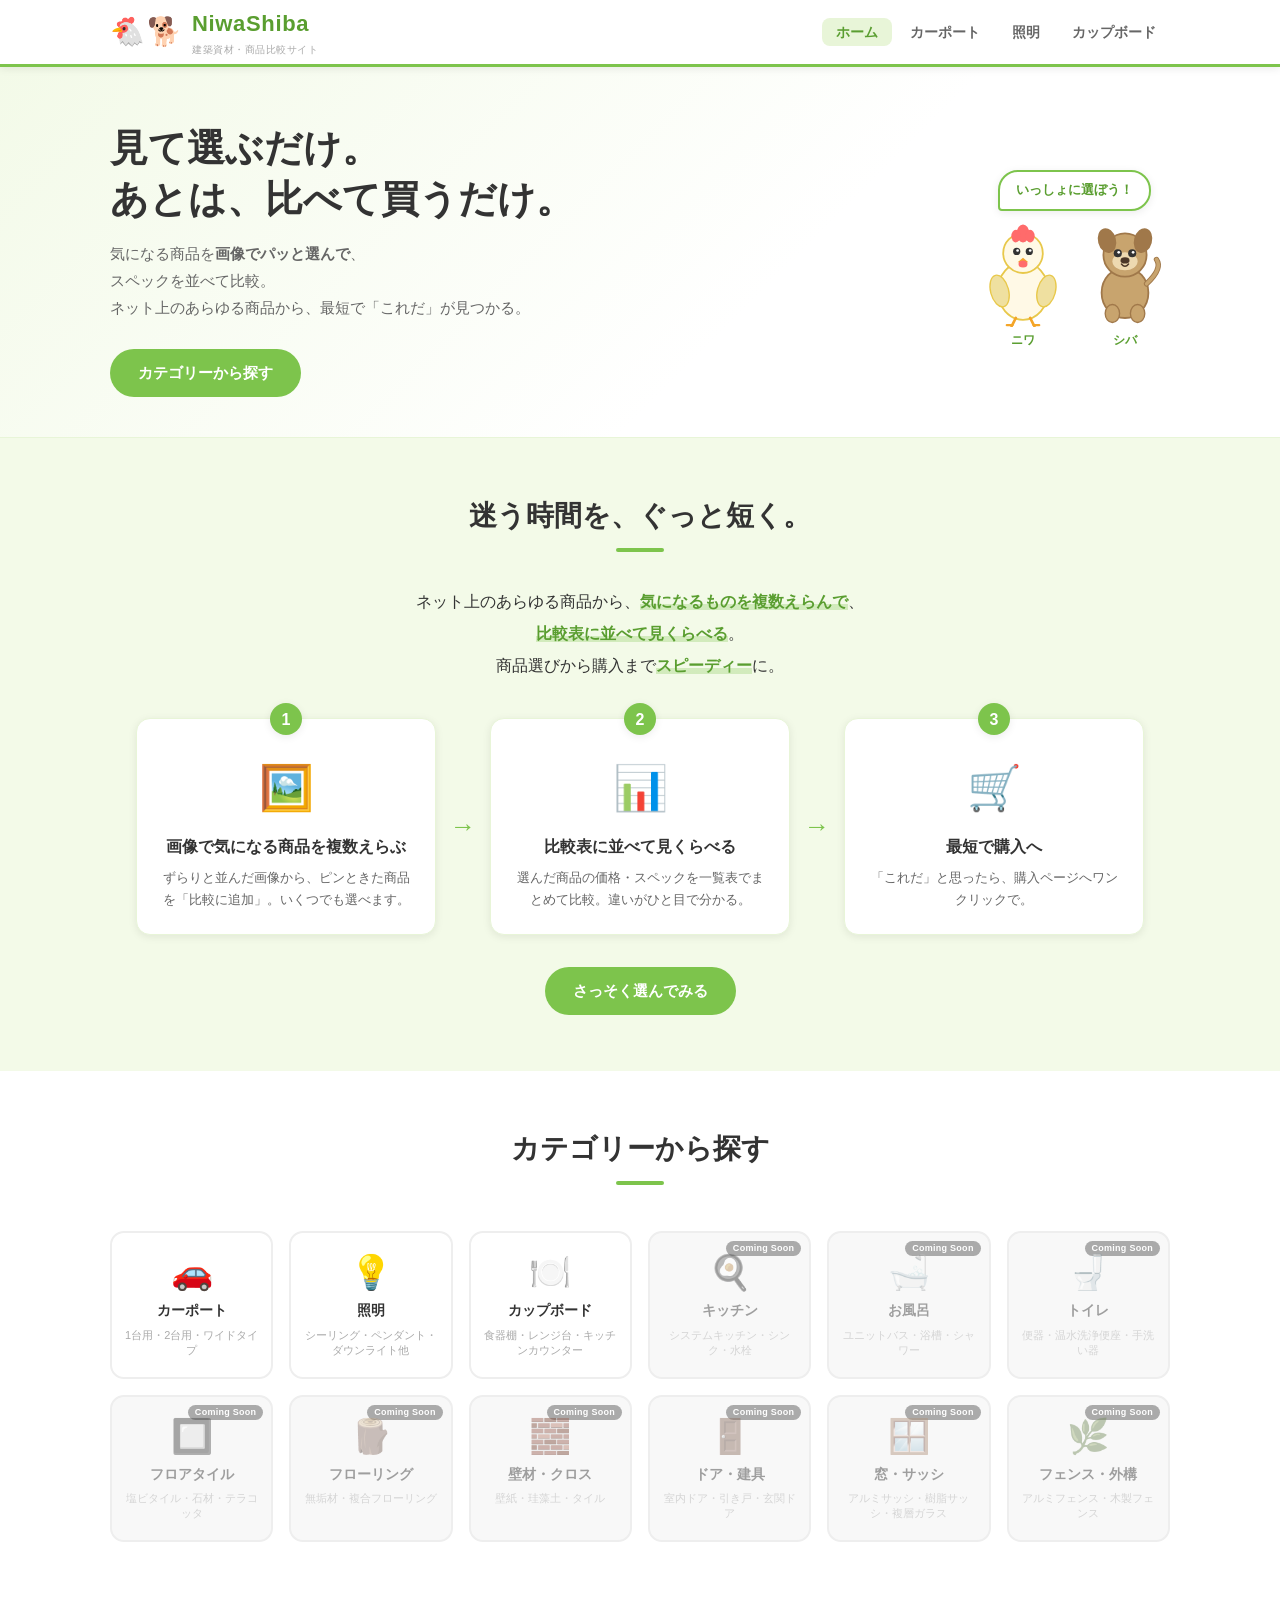
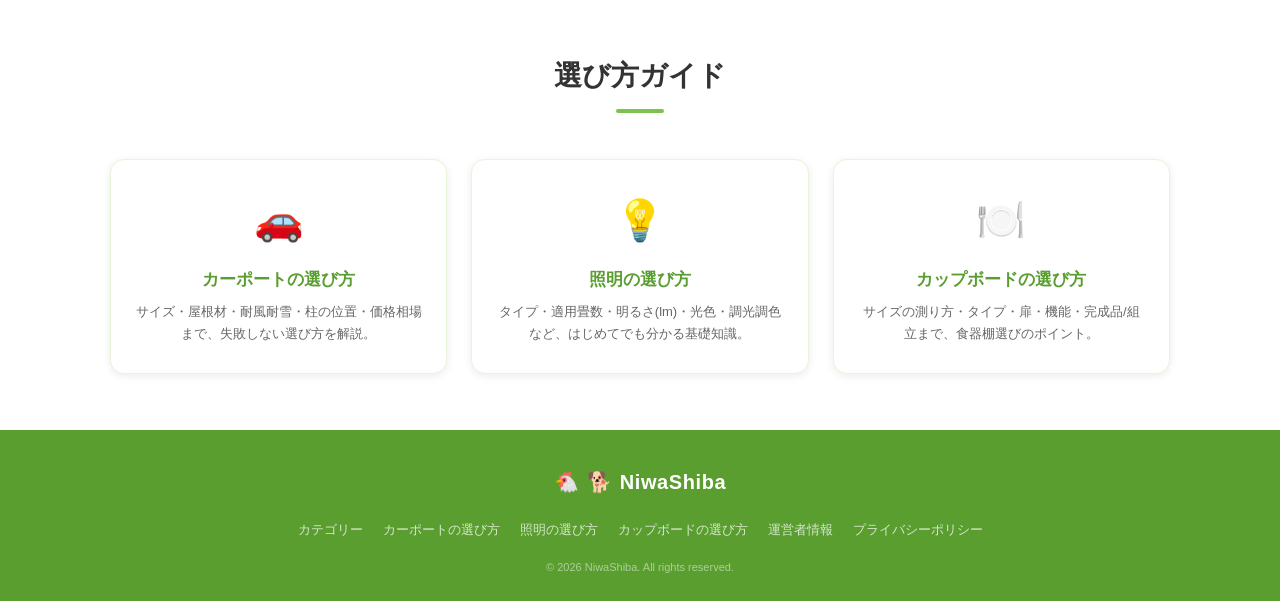
<file: index.html>
<!DOCTYPE html>
<html lang="ja">
<head>
  <meta charset="UTF-8">
  <meta name="viewport" content="width=device-width, initial-scale=1.0">
  <title>NiwaShiba｜建築資材・住宅設備を画像で選んで比較できるサイト</title>
  <meta name="description" content="NiwaShiba（ニワシバ）は、カーポートや照明などの建築資材・住宅設備を画像で直感的に選び、価格やスペックを並べて比較できる商品比較サイト。気になる商品をパッと選んで、最短で購入へ。">
  <link rel="canonical" href="https://sakko1.github.io/niwashiba/">
  <meta property="og:title" content="NiwaShiba｜建築資材・住宅設備を画像で選んで比較">
  <meta property="og:description" content="カーポートや照明を画像で直感的に選び、価格・スペックを並べて比較。最短で「これだ」が見つかる商品比較サイト。">
  <meta property="og:type" content="website">
  <meta property="og:site_name" content="NiwaShiba">
  <meta property="og:url" content="https://sakko1.github.io/niwashiba/">
  <meta name="twitter:card" content="summary">
  <link rel="stylesheet" href="css/style.css">
  <script type="application/ld+json">
  {
    "@context": "https://schema.org",
    "@graph": [
      { "@type": "Organization", "name": "NiwaShiba", "url": "https://sakko1.github.io/niwashiba/" },
      { "@type": "WebSite", "name": "NiwaShiba", "url": "https://sakko1.github.io/niwashiba/",
        "description": "建築資材・住宅設備を画像で選んで比較できる商品比較サイト" }
    ]
  }
  </script>
</head>
<body>

  <!-- ヘッダー -->
  <header class="header">
    <div class="header-inner container">
      <div class="logo">
        <div class="logo-characters">
          <span class="char-chicken" title="ニワトリ">🐔</span>
          <span class="char-dog" title="芝犬">🐕</span>
        </div>
        <div class="logo-text">
          <span class="logo-name">NiwaShiba</span>
          <span class="logo-tagline">建築資材・商品比較サイト</span>
        </div>
      </div>
      <nav class="nav-desktop">
        <ul>
          <li><a href="index.html" class="active">ホーム</a></li>
          <li><a href="category/carport.html">カーポート</a></li>
          <li><a href="category/lighting.html">照明</a></li>
          <li><a href="category/cupboard.html">カップボード</a></li>
        </ul>
      </nav>
      <button class="hamburger" id="hamburgerBtn" aria-label="メニュー">
        <span></span><span></span><span></span>
      </button>
    </div>
    <!-- スマホ用ナビ -->
    <nav class="nav-mobile" id="mobileNav">
      <ul>
        <li><a href="index.html" class="active">ホーム</a></li>
        <li><a href="category/carport.html">カーポート</a></li>
        <li><a href="category/lighting.html">照明</a></li>
        <li><a href="category/cupboard.html">カップボード</a></li>
      </ul>
    </nav>
  </header>

  <!-- ヒーローセクション -->
  <section class="hero">
    <div class="container hero-inner">
      <div class="hero-text">
        <h1>見て選ぶだけ。<br>あとは、比べて買うだけ。</h1>
        <p>気になる商品を<strong>画像でパッと選んで</strong>、<br>スペックを並べて比較。<br>ネット上のあらゆる商品から、最短で「これだ」が見つかる。</p>
        <a href="#categories" class="btn btn-primary">カテゴリーから探す</a>
      </div>
      <div class="hero-mascot">
        <div class="mascot-bubble">いっしょに選ぼう！</div>
        <div class="mascot-pair">
          <div class="mascot mascot-chicken">
            <svg viewBox="0 0 100 120" xmlns="http://www.w3.org/2000/svg" width="90" height="108">
              <!-- 体 -->
              <ellipse cx="50" cy="80" rx="28" ry="32" fill="#FFF9E6" stroke="#E8C84A" stroke-width="2"/>
              <!-- 頭 -->
              <circle cx="50" cy="38" r="22" fill="#FFF9E6" stroke="#E8C84A" stroke-width="2"/>
              <!-- トサカ -->
              <ellipse cx="50" cy="16" rx="7" ry="10" fill="#FF6B6B"/>
              <ellipse cx="42" cy="19" rx="5" ry="7" fill="#FF6B6B"/>
              <ellipse cx="58" cy="19" rx="5" ry="7" fill="#FF6B6B"/>
              <!-- 目 -->
              <circle cx="43" cy="36" r="4" fill="#333"/>
              <circle cx="57" cy="36" r="4" fill="#333"/>
              <circle cx="44" cy="35" r="1.5" fill="white"/>
              <circle cx="58" cy="35" r="1.5" fill="white"/>
              <!-- くちばし -->
              <polygon points="50,43 44,48 56,48" fill="#F4A528"/>
              <!-- にく垂れ -->
              <ellipse cx="50" cy="50" rx="5" ry="4" fill="#FF6B6B"/>
              <!-- 翼 -->
              <ellipse cx="24" cy="80" rx="10" ry="18" fill="#EFE0A0" stroke="#E8C84A" stroke-width="1.5" transform="rotate(-15 24 80)"/>
              <ellipse cx="76" cy="80" rx="10" ry="18" fill="#EFE0A0" stroke="#E8C84A" stroke-width="1.5" transform="rotate(15 76 80)"/>
              <!-- 足 -->
              <line x1="42" y1="110" x2="38" y2="118" stroke="#F4A528" stroke-width="3" stroke-linecap="round"/>
              <line x1="38" y1="118" x2="32" y2="118" stroke="#F4A528" stroke-width="2.5" stroke-linecap="round"/>
              <line x1="38" y1="118" x2="36" y2="122" stroke="#F4A528" stroke-width="2.5" stroke-linecap="round"/>
              <line x1="58" y1="110" x2="62" y2="118" stroke="#F4A528" stroke-width="3" stroke-linecap="round"/>
              <line x1="62" y1="118" x2="68" y2="118" stroke="#F4A528" stroke-width="2.5" stroke-linecap="round"/>
              <line x1="62" y1="118" x2="64" y2="122" stroke="#F4A528" stroke-width="2.5" stroke-linecap="round"/>
            </svg>
            <p class="mascot-name">ニワ</p>
          </div>
          <div class="mascot mascot-dog">
            <svg viewBox="0 0 100 120" xmlns="http://www.w3.org/2000/svg" width="90" height="108">
              <!-- 体 -->
              <ellipse cx="50" cy="82" rx="26" ry="28" fill="#C8A46E" stroke="#A0784A" stroke-width="2"/>
              <!-- 頭 -->
              <circle cx="50" cy="40" r="24" fill="#C8A46E" stroke="#A0784A" stroke-width="2"/>
              <!-- 耳 -->
              <ellipse cx="30" cy="24" rx="10" ry="14" fill="#A0784A" transform="rotate(-15 30 24)"/>
              <ellipse cx="70" cy="24" rx="10" ry="14" fill="#A0784A" transform="rotate(15 70 24)"/>
              <!-- 顔の模様（柴犬らしい） -->
              <ellipse cx="50" cy="47" rx="14" ry="10" fill="#EDD9B0"/>
              <!-- 目 -->
              <circle cx="42" cy="38" r="4.5" fill="#333"/>
              <circle cx="58" cy="38" r="4.5" fill="#333"/>
              <circle cx="43" cy="37" r="1.5" fill="white"/>
              <circle cx="59" cy="37" r="1.5" fill="white"/>
              <!-- 鼻 -->
              <ellipse cx="50" cy="46" rx="5" ry="3.5" fill="#4A3728"/>
              <!-- 口 -->
              <path d="M46,50 Q50,55 54,50" stroke="#4A3728" stroke-width="1.5" fill="none" stroke-linecap="round"/>
              <!-- 前足 -->
              <ellipse cx="36" cy="105" rx="8" ry="10" fill="#C8A46E" stroke="#A0784A" stroke-width="1.5"/>
              <ellipse cx="64" cy="105" rx="8" ry="10" fill="#C8A46E" stroke="#A0784A" stroke-width="1.5"/>
              <!-- しっぽ -->
              <path d="M74,72 Q92,55 85,45" stroke="#A0784A" stroke-width="6" fill="none" stroke-linecap="round"/>
              <path d="M74,72 Q92,55 85,45" stroke="#C8A46E" stroke-width="4" fill="none" stroke-linecap="round"/>
            </svg>
            <p class="mascot-name">シバ</p>
          </div>
        </div>
      </div>
    </div>
  </section>

  <!-- 価値訴求：選び方3ステップ（複数選んで比較表へ） -->
  <section class="howto section section--green">
    <div class="container">
      <h2 class="section-title">迷う時間を、ぐっと短く。</h2>
      <p class="howto-lead">
        ネット上のあらゆる商品から、<strong>気になるものを複数えらんで</strong>、<br>
        <strong>比較表に並べて見くらべる</strong>。<br>
        商品選びから購入まで<strong>スピーディー</strong>に。
      </p>

      <div class="howto-steps">
        <div class="howto-step">
          <span class="howto-num">1</span>
          <div class="howto-icon">🖼️</div>
          <h3>画像で気になる商品を複数えらぶ</h3>
          <p>ずらりと並んだ画像から、ピンときた商品を「比較に追加」。いくつでも選べます。</p>
        </div>
        <div class="howto-arrow">→</div>
        <div class="howto-step">
          <span class="howto-num">2</span>
          <div class="howto-icon">📊</div>
          <h3>比較表に並べて見くらべる</h3>
          <p>選んだ商品の価格・スペックを一覧表でまとめて比較。違いがひと目で分かる。</p>
        </div>
        <div class="howto-arrow">→</div>
        <div class="howto-step">
          <span class="howto-num">3</span>
          <div class="howto-icon">🛒</div>
          <h3>最短で購入へ</h3>
          <p>「これだ」と思ったら、購入ページへワンクリックで。</p>
        </div>
      </div>

      <div class="howto-cta">
        <a href="#categories" class="btn btn-primary">さっそく選んでみる</a>
      </div>
    </div>
  </section>

  <!-- カテゴリーセクション -->
  <section class="categories section" id="categories">
    <div class="container">
      <h2 class="section-title">カテゴリーから探す</h2>
      <div class="category-grid">

        <!-- 公開中（先頭に配置） -->
        <a href="category/carport.html" class="category-card">
          <div class="category-icon">🚗</div>
          <div class="category-name">カーポート</div>
          <div class="category-desc">1台用・2台用・ワイドタイプ</div>
        </a>

        <a href="category/lighting.html" class="category-card">
          <div class="category-icon">💡</div>
          <div class="category-name">照明</div>
          <div class="category-desc">シーリング・ペンダント・ダウンライト他</div>
        </a>

        <a href="category/cupboard.html" class="category-card">
          <div class="category-icon">🍽️</div>
          <div class="category-name">カップボード</div>
          <div class="category-desc">食器棚・レンジ台・キッチンカウンター</div>
        </a>

        <!-- 準備中（以下は選択不可） -->
        <div class="category-card category-card--soon" aria-disabled="true">
          <span class="soon-badge">Coming Soon</span>
          <div class="category-icon">🍳</div>
          <div class="category-name">キッチン</div>
          <div class="category-desc">システムキッチン・シンク・水栓</div>
        </div>

        <div class="category-card category-card--soon" aria-disabled="true">
          <span class="soon-badge">Coming Soon</span>
          <div class="category-icon">🛁</div>
          <div class="category-name">お風呂</div>
          <div class="category-desc">ユニットバス・浴槽・シャワー</div>
        </div>

        <div class="category-card category-card--soon" aria-disabled="true">
          <span class="soon-badge">Coming Soon</span>
          <div class="category-icon">🚽</div>
          <div class="category-name">トイレ</div>
          <div class="category-desc">便器・温水洗浄便座・手洗い器</div>
        </div>

        <div class="category-card category-card--soon" aria-disabled="true">
          <span class="soon-badge">Coming Soon</span>
          <div class="category-icon">🔲</div>
          <div class="category-name">フロアタイル</div>
          <div class="category-desc">塩ビタイル・石材・テラコッタ</div>
        </div>

        <div class="category-card category-card--soon" aria-disabled="true">
          <span class="soon-badge">Coming Soon</span>
          <div class="category-icon">🪵</div>
          <div class="category-name">フローリング</div>
          <div class="category-desc">無垢材・複合フローリング</div>
        </div>

        <div class="category-card category-card--soon" aria-disabled="true">
          <span class="soon-badge">Coming Soon</span>
          <div class="category-icon">🧱</div>
          <div class="category-name">壁材・クロス</div>
          <div class="category-desc">壁紙・珪藻土・タイル</div>
        </div>

        <div class="category-card category-card--soon" aria-disabled="true">
          <span class="soon-badge">Coming Soon</span>
          <div class="category-icon">🚪</div>
          <div class="category-name">ドア・建具</div>
          <div class="category-desc">室内ドア・引き戸・玄関ドア</div>
        </div>

        <div class="category-card category-card--soon" aria-disabled="true">
          <span class="soon-badge">Coming Soon</span>
          <div class="category-icon">🪟</div>
          <div class="category-name">窓・サッシ</div>
          <div class="category-desc">アルミサッシ・樹脂サッシ・複層ガラス</div>
        </div>

        <div class="category-card category-card--soon" aria-disabled="true">
          <span class="soon-badge">Coming Soon</span>
          <div class="category-icon">🌿</div>
          <div class="category-name">フェンス・外構</div>
          <div class="category-desc">アルミフェンス・木製フェンス</div>
        </div>

      </div>
    </div>
  </section>

  <!-- 選び方ガイド -->
  <section class="section">
    <div class="container">
      <h2 class="section-title">選び方ガイド</h2>
      <div class="features-grid">
        <a class="feature-item" href="guide-carport.html">
          <div class="feature-icon">🚗</div>
          <h3>カーポートの選び方</h3>
          <p>サイズ・屋根材・耐風耐雪・柱の位置・価格相場まで、失敗しない選び方を解説。</p>
        </a>
        <a class="feature-item" href="guide-lighting.html">
          <div class="feature-icon">💡</div>
          <h3>照明の選び方</h3>
          <p>タイプ・適用畳数・明るさ(lm)・光色・調光調色など、はじめてでも分かる基礎知識。</p>
        </a>
        <a class="feature-item" href="guide-cupboard.html">
          <div class="feature-icon">🍽️</div>
          <h3>カップボードの選び方</h3>
          <p>サイズの測り方・タイプ・扉・機能・完成品/組立まで、食器棚選びのポイント。</p>
        </a>
      </div>
    </div>
  </section>

  <!-- フッター -->
  <footer class="footer">
    <div class="container footer-inner">
      <div class="footer-logo">
        <span class="char-chicken">🐔</span>
        <span class="char-dog">🐕</span>
        <span class="logo-name">NiwaShiba</span>
      </div>
      <nav class="footer-nav">
        <ul>
          <li><a href="#categories">カテゴリー</a></li>
          <li><a href="guide-carport.html">カーポートの選び方</a></li>
          <li><a href="guide-lighting.html">照明の選び方</a></li>
        <li><a href="guide-cupboard.html">カップボードの選び方</a></li>
          <li><a href="about.html">運営者情報</a></li>
          <li><a href="privacy.html">プライバシーポリシー</a></li>
        </ul>
      </nav>
      <p class="footer-copy">&copy; 2026 NiwaShiba. All rights reserved.</p>
    </div>
  </footer>

  <script src="js/main.js"></script>
</body>
</html>
</file>
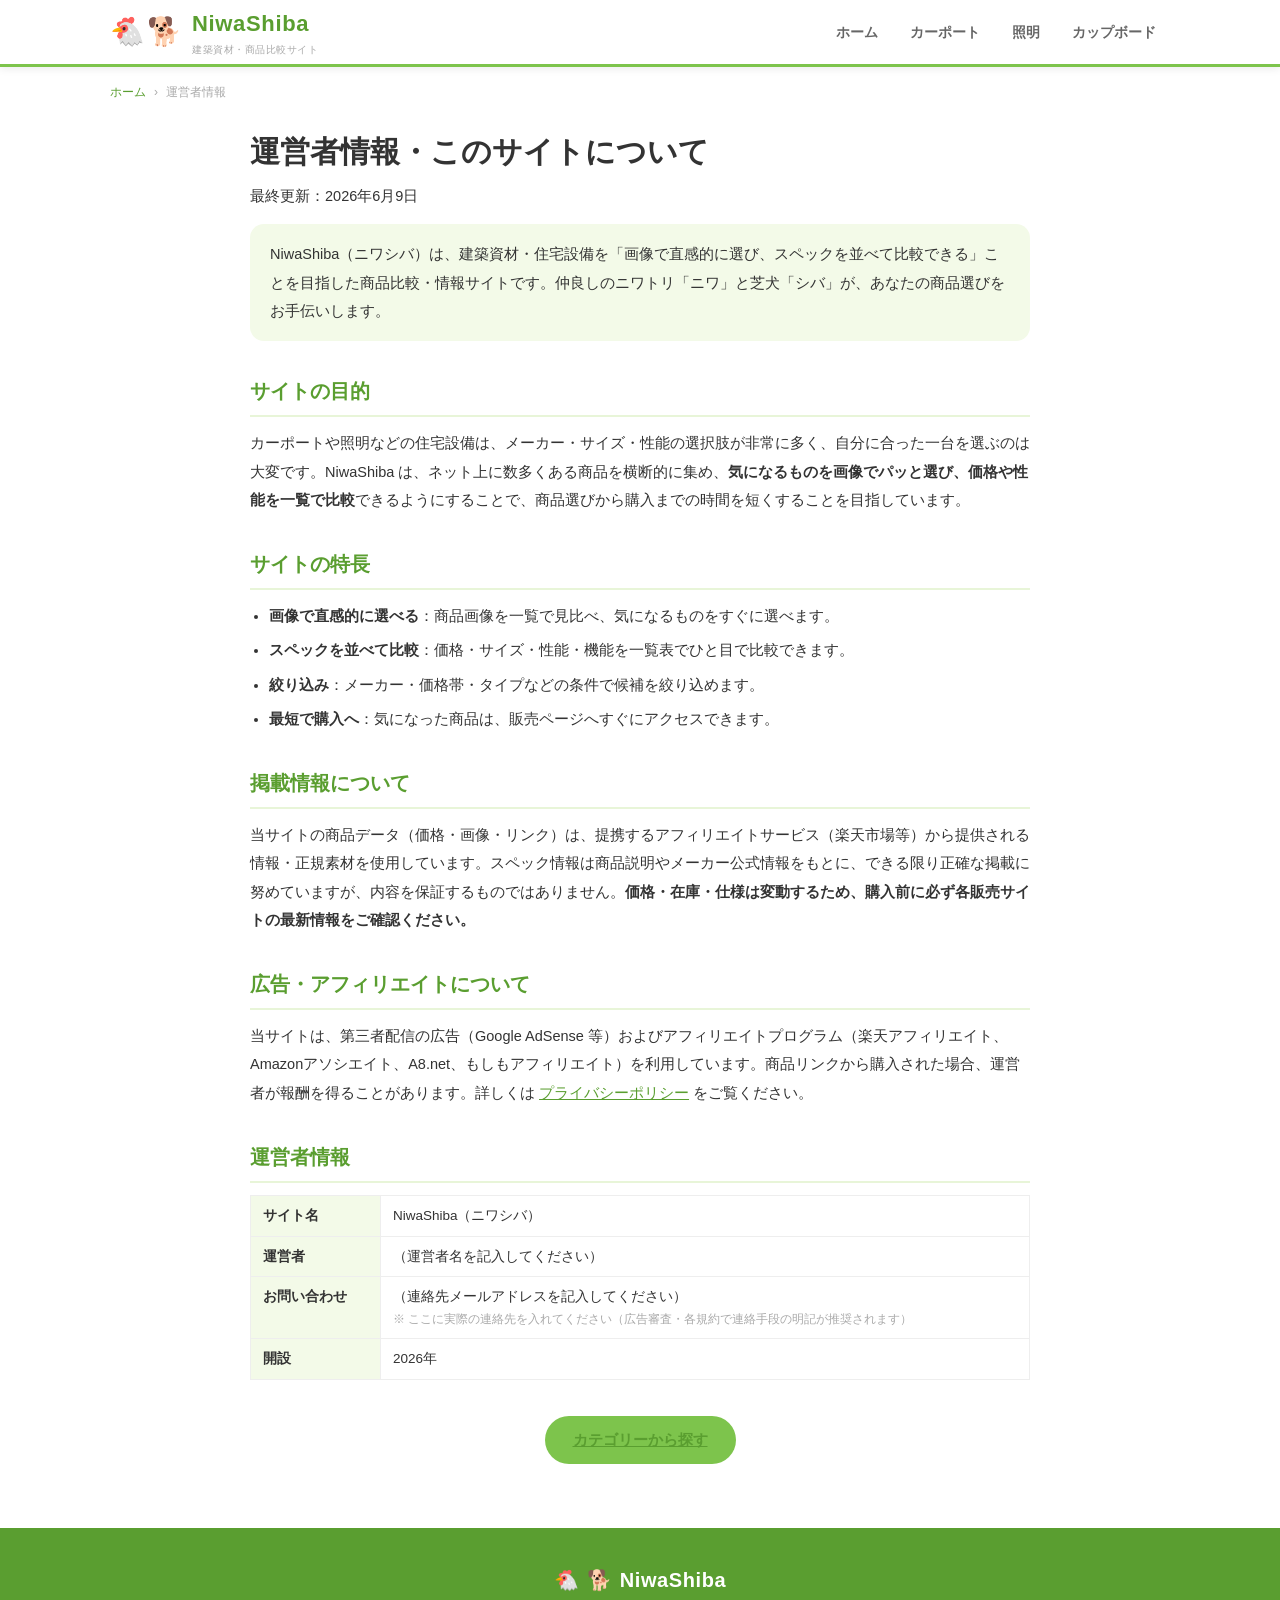
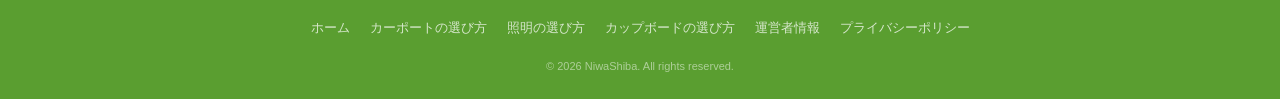
<file: about.html>
<!DOCTYPE html>
<html lang="ja">
<head>
  <meta charset="UTF-8">
  <meta name="viewport" content="width=device-width, initial-scale=1.0">
  <title>運営者情報・このサイトについて | NiwaShiba</title>
  <meta name="description" content="NiwaShiba（ニワシバ）の運営者情報とサイトの方針。建築資材・住宅設備をカテゴリーごとに画像で選び、スペックを比較できる情報サイトです。お問い合わせ先も掲載。">
  <link rel="canonical" href="https://sakko1.github.io/niwashiba/about.html">
  <meta property="og:title" content="運営者情報・このサイトについて | NiwaShiba">
  <meta property="og:description" content="NiwaShibaの運営方針・運営者情報・お問い合わせ先。">
  <meta property="og:type" content="website">
  <link rel="stylesheet" href="css/style.css">
</head>
<body>

  <header class="header">
    <div class="header-inner container">
      <a href="index.html" class="logo">
        <div class="logo-characters"><span title="ニワトリ">🐔</span><span title="芝犬">🐕</span></div>
        <div class="logo-text"><span class="logo-name">NiwaShiba</span><span class="logo-tagline">建築資材・商品比較サイト</span></div>
      </a>
      <nav class="nav-desktop"><ul>
          <li><a href="index.html">ホーム</a></li>
          <li><a href="category/carport.html">カーポート</a></li>
          <li><a href="category/lighting.html">照明</a></li>
          <li><a href="category/cupboard.html">カップボード</a></li>
        </ul></nav>
      <button class="hamburger" id="hamburgerBtn" aria-label="メニュー"><span></span><span></span><span></span></button>
    </div>
    <nav class="nav-mobile" id="mobileNav"><ul>
        <li><a href="index.html">ホーム</a></li>
        <li><a href="category/carport.html">カーポート</a></li>
        <li><a href="category/lighting.html">照明</a></li>
        <li><a href="category/cupboard.html">カップボード</a></li>
      </ul></nav>
  </header>

  <div class="breadcrumb container">
    <a href="index.html">ホーム</a><span>›</span><span>運営者情報</span>
  </div>

  <main class="doc container">
    <h1 class="doc-title">運営者情報・このサイトについて</h1>
    <p class="doc-updated">最終更新：2026年6月9日</p>

    <p class="doc-lead">NiwaShiba（ニワシバ）は、建築資材・住宅設備を「画像で直感的に選び、スペックを並べて比較できる」ことを目指した商品比較・情報サイトです。仲良しのニワトリ「ニワ」と芝犬「シバ」が、あなたの商品選びをお手伝いします。</p>

    <h2>サイトの目的</h2>
    <p>カーポートや照明などの住宅設備は、メーカー・サイズ・性能の選択肢が非常に多く、自分に合った一台を選ぶのは大変です。NiwaShiba は、ネット上に数多くある商品を横断的に集め、<strong>気になるものを画像でパッと選び、価格や性能を一覧で比較</strong>できるようにすることで、商品選びから購入までの時間を短くすることを目指しています。</p>

    <h2>サイトの特長</h2>
    <ul>
      <li><strong>画像で直感的に選べる</strong>：商品画像を一覧で見比べ、気になるものをすぐに選べます。</li>
      <li><strong>スペックを並べて比較</strong>：価格・サイズ・性能・機能を一覧表でひと目で比較できます。</li>
      <li><strong>絞り込み</strong>：メーカー・価格帯・タイプなどの条件で候補を絞り込めます。</li>
      <li><strong>最短で購入へ</strong>：気になった商品は、販売ページへすぐにアクセスできます。</li>
    </ul>

    <h2>掲載情報について</h2>
    <p>当サイトの商品データ（価格・画像・リンク）は、提携するアフィリエイトサービス（楽天市場等）から提供される情報・正規素材を使用しています。スペック情報は商品説明やメーカー公式情報をもとに、できる限り正確な掲載に努めていますが、内容を保証するものではありません。<strong>価格・在庫・仕様は変動するため、購入前に必ず各販売サイトの最新情報をご確認ください。</strong></p>

    <h2>広告・アフィリエイトについて</h2>
    <p>当サイトは、第三者配信の広告（Google AdSense 等）およびアフィリエイトプログラム（楽天アフィリエイト、Amazonアソシエイト、A8.net、もしもアフィリエイト）を利用しています。商品リンクから購入された場合、運営者が報酬を得ることがあります。詳しくは <a href="privacy.html">プライバシーポリシー</a> をご覧ください。</p>

    <h2>運営者情報</h2>
    <table>
      <tr><th>サイト名</th><td>NiwaShiba（ニワシバ）</td></tr>
      <tr><th>運営者</th><td>（運営者名を記入してください）</td></tr>
      <tr><th>お問い合わせ</th><td>（連絡先メールアドレスを記入してください）<br><span class="doc-note" style="border:none;padding:0;margin:0;">※ ここに実際の連絡先を入れてください（広告審査・各規約で連絡手段の明記が推奨されます）</span></td></tr>
      <tr><th>開設</th><td>2026年</td></tr>
    </table>

    <div class="doc-cta"><a href="index.html#categories" class="btn btn-primary">カテゴリーから探す</a></div>
  </main>

  <footer class="footer">
    <div class="container footer-inner">
      <div class="footer-logo"><span class="char-chicken">🐔</span><span class="char-dog">🐕</span><span class="logo-name">NiwaShiba</span></div>
      <nav class="footer-nav"><ul>
        <li><a href="index.html">ホーム</a></li>
        <li><a href="guide-carport.html">カーポートの選び方</a></li>
        <li><a href="guide-lighting.html">照明の選び方</a></li>
        <li><a href="guide-cupboard.html">カップボードの選び方</a></li>
        <li><a href="about.html">運営者情報</a></li>
        <li><a href="privacy.html">プライバシーポリシー</a></li>
      </ul></nav>
      <p class="footer-copy">&copy; 2026 NiwaShiba. All rights reserved.</p>
    </div>
  </footer>

  <script src="js/main.js"></script>
</body>
</html>
</file>
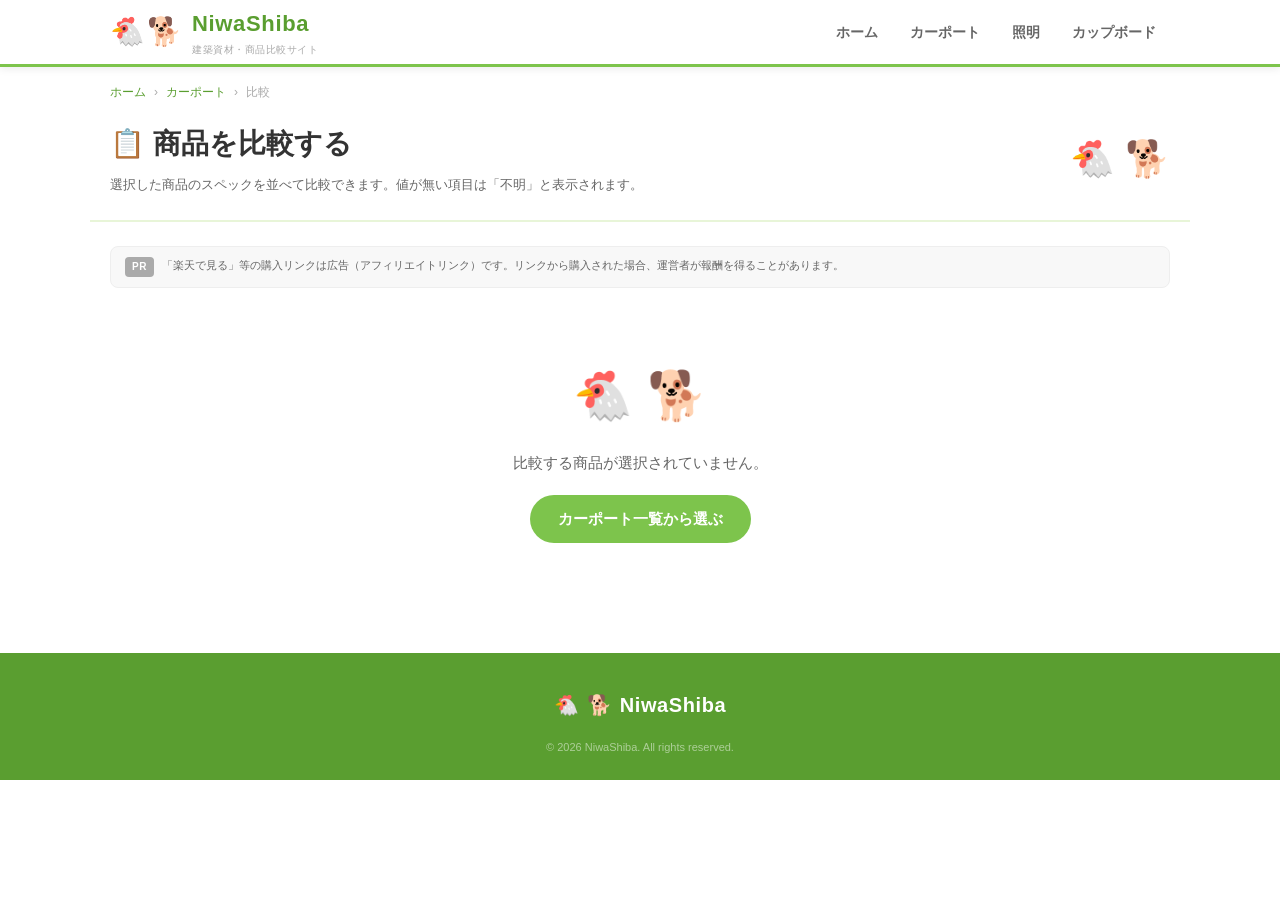
<file: compare.html>
<!DOCTYPE html>
<html lang="ja">
<head>
  <meta charset="UTF-8">
  <meta name="viewport" content="width=device-width, initial-scale=1.0">
  <title>商品比較 | NiwaShiba</title>
  <meta name="description" content="選んだ商品のスペックを並べて比較。価格・サイズ・性能・機能を一覧で見比べて、購入ページへそのまま進めます。">
  <meta name="robots" content="noindex,follow">
  <link rel="stylesheet" href="css/style.css">
</head>
<body>

  <!-- ヘッダー -->
  <header class="header">
    <div class="header-inner container">
      <a href="index.html" class="logo">
        <div class="logo-characters">
          <span class="char-chicken" title="ニワトリ">🐔</span>
          <span class="char-dog" title="芝犬">🐕</span>
        </div>
        <div class="logo-text">
          <span class="logo-name">NiwaShiba</span>
          <span class="logo-tagline">建築資材・商品比較サイト</span>
        </div>
      </a>
      <nav class="nav-desktop">
        <ul>
          <li><a href="index.html">ホーム</a></li>
          <li><a href="category/carport.html">カーポート</a></li>
          <li><a href="category/lighting.html">照明</a></li>
          <li><a href="category/cupboard.html">カップボード</a></li>
        </ul>
      </nav>
      <button class="hamburger" id="hamburgerBtn" aria-label="メニュー">
        <span></span><span></span><span></span>
      </button>
    </div>
    <nav class="nav-mobile" id="mobileNav">
      <ul>
        <li><a href="index.html">ホーム</a></li>
        <li><a href="category/carport.html">カーポート</a></li>
        <li><a href="category/lighting.html">照明</a></li>
        <li><a href="category/cupboard.html">カップボード</a></li>
      </ul>
    </nav>
  </header>

  <!-- パンくず -->
  <div class="breadcrumb container">
    <a href="index.html">ホーム</a>
    <span>›</span>
    <a href="category/carport.html" id="crumbCat">カーポート</a>
    <span>›</span>
    <span>比較</span>
  </div>

  <!-- ページ見出し -->
  <div class="page-head container">
    <div class="page-head-text">
      <h1>📋 商品を比較する</h1>
      <p>選択した商品のスペックを並べて比較できます。値が無い項目は「不明」と表示されます。</p>
    </div>
    <div class="page-head-mascot">
      <span class="char-chicken">🐔</span>
      <span class="char-dog">🐕</span>
    </div>
  </div>

  <!-- アフィリエイト表記（ステマ規制対応） -->
  <div class="container">
    <p class="affiliate-notice">
      <span class="affiliate-notice-tag">PR</span>
      「楽天で見る」等の購入リンクは広告（アフィリエイトリンク）です。リンクから購入された場合、運営者が報酬を得ることがあります。
    </p>
  </div>

  <main class="compare-main container">
    <!-- 商品未選択時 -->
    <div class="compare-empty" id="compareEmpty" hidden>
      <div class="compare-empty-mascot">
        <span class="char-chicken">🐔</span>
        <span class="char-dog">🐕</span>
      </div>
      <p>比較する商品が選択されていません。</p>
      <a href="category/carport.html" class="btn btn-primary" id="emptyLink">一覧から選ぶ</a>
    </div>

    <!-- 比較表 -->
    <div class="compare-table-wrap" id="compareTableWrap" hidden>
      <table class="compare-table" id="compareTable"></table>
    </div>
  </main>

  <!-- フッター -->
  <footer class="footer">
    <div class="container footer-inner">
      <div class="footer-logo">
        <span class="char-chicken">🐔</span>
        <span class="char-dog">🐕</span>
        <span class="logo-name">NiwaShiba</span>
      </div>
      <p class="footer-copy">&copy; 2026 NiwaShiba. All rights reserved.</p>
    </div>
  </footer>

  <script>window.NIWA_CATEGORY = new URLSearchParams(location.search).get('category') || 'carport';</script>
  <script src="js/main.js"></script>
  <script src="js/categories.js"></script>
  <script src="js/compare.js"></script>
</body>
</html>
</file>
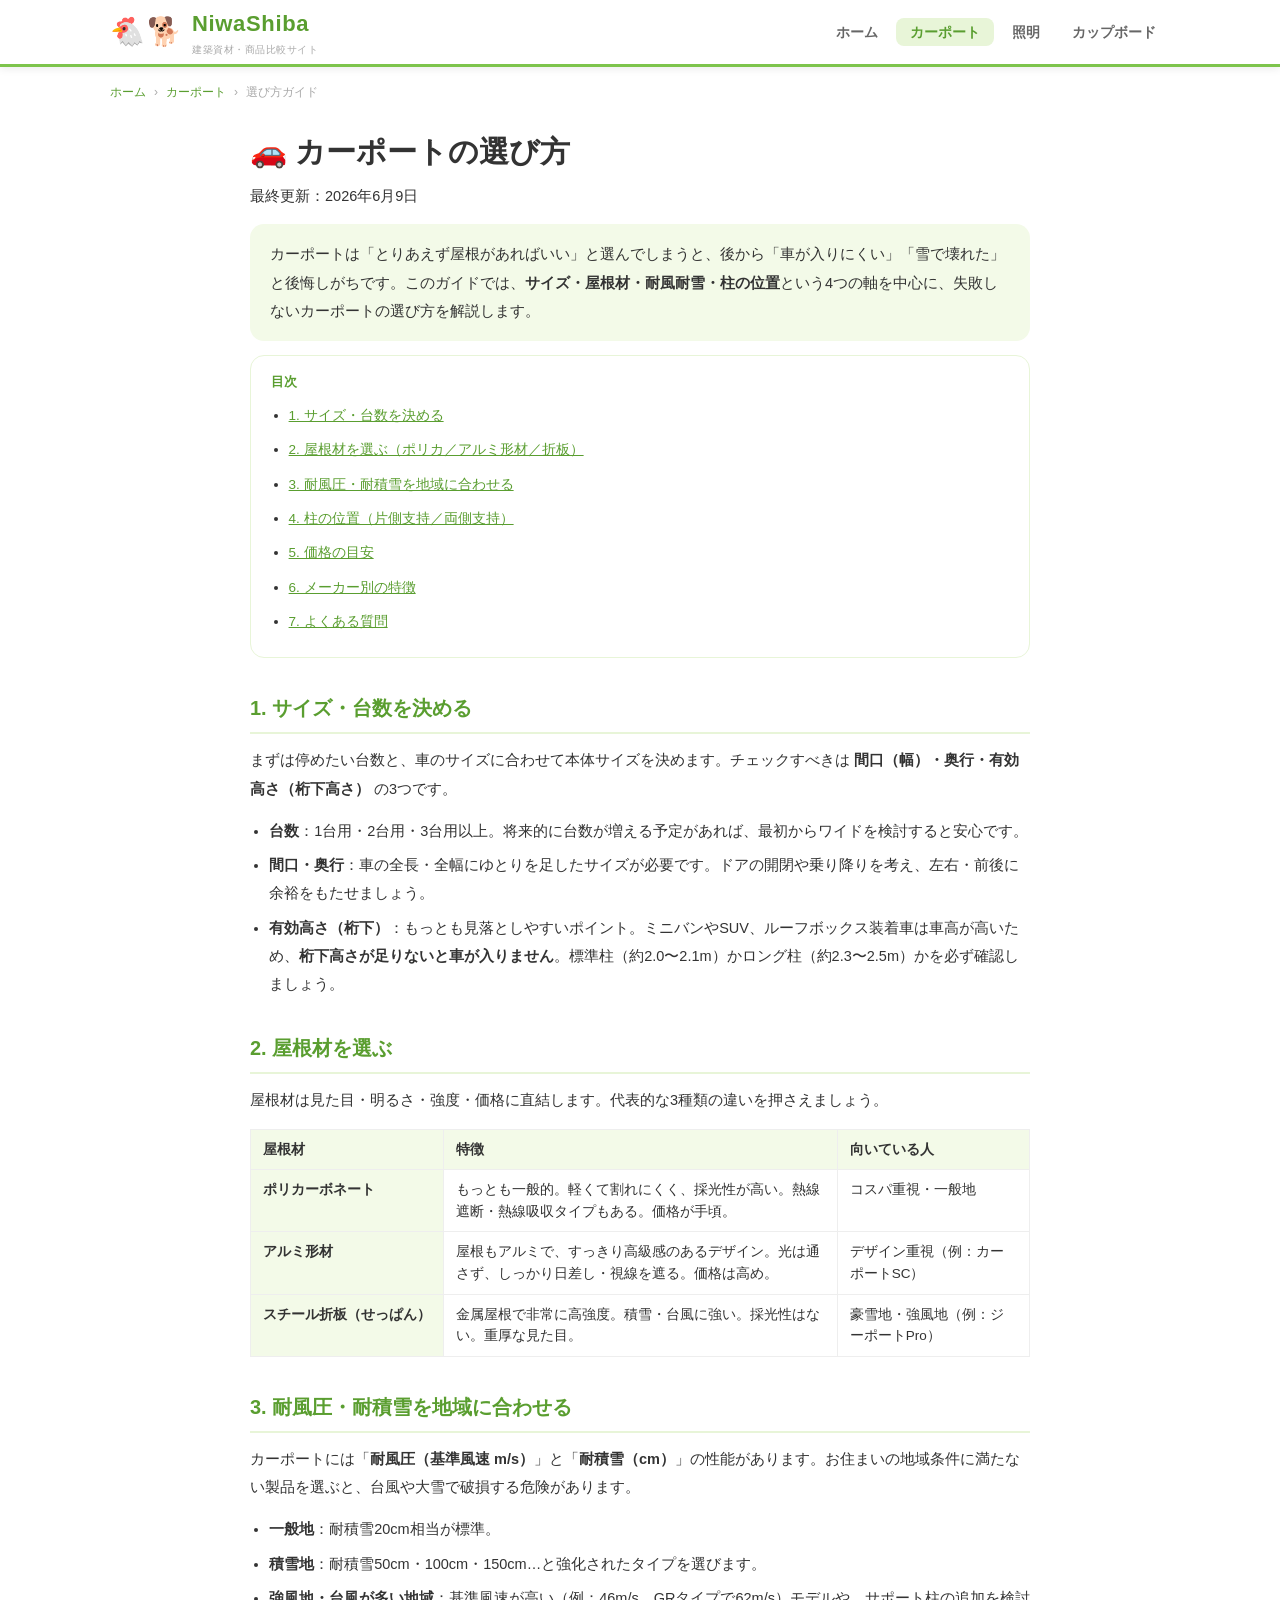
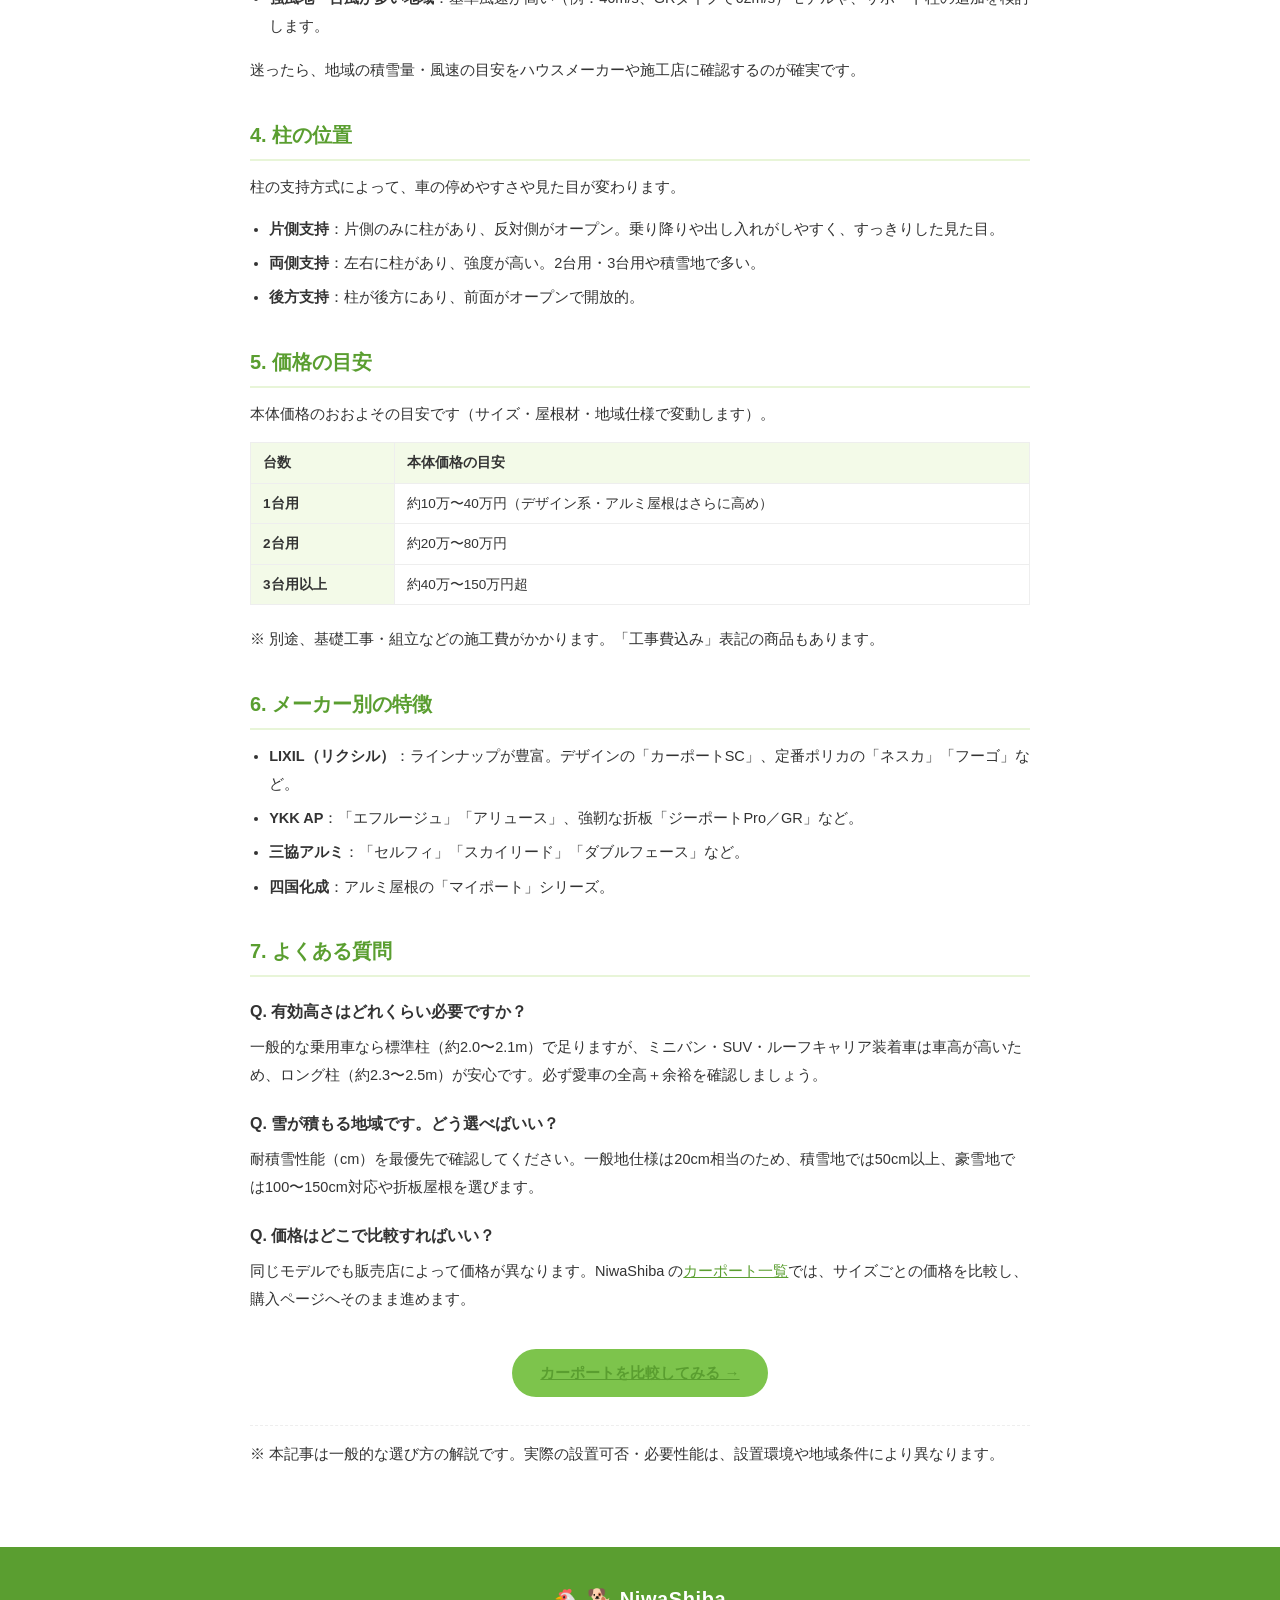
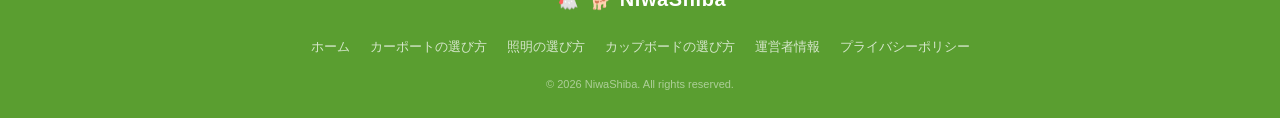
<file: guide-carport.html>
<!DOCTYPE html>
<html lang="ja">
<head>
  <meta charset="UTF-8">
  <meta name="viewport" content="width=device-width, initial-scale=1.0">
  <title>カーポートの選び方｜サイズ・屋根材・耐風耐雪の決め方 | NiwaShiba</title>
  <meta name="description" content="カーポートの選び方を初心者向けに解説。台数・サイズ（間口/奥行/有効高さ）、屋根材（ポリカ・アルミ形材・折板）、耐風圧・耐積雪、柱の位置、価格相場、メーカー別の特徴まで。失敗しない選び方のポイントがわかります。">
  <link rel="canonical" href="https://sakko1.github.io/niwashiba/guide-carport.html">
  <meta property="og:title" content="カーポートの選び方｜サイズ・屋根材・耐風耐雪の決め方">
  <meta property="og:description" content="台数・サイズ・屋根材・耐風耐雪・柱位置・価格相場まで、カーポート選びのポイントを解説。">
  <meta property="og:type" content="article">
  <link rel="stylesheet" href="css/style.css">
</head>
<body>

  <header class="header">
    <div class="header-inner container">
      <a href="index.html" class="logo">
        <div class="logo-characters"><span title="ニワトリ">🐔</span><span title="芝犬">🐕</span></div>
        <div class="logo-text"><span class="logo-name">NiwaShiba</span><span class="logo-tagline">建築資材・商品比較サイト</span></div>
      </a>
      <nav class="nav-desktop"><ul>
          <li><a href="index.html">ホーム</a></li>
          <li><a href="category/carport.html" class="active">カーポート</a></li>
          <li><a href="category/lighting.html">照明</a></li>
          <li><a href="category/cupboard.html">カップボード</a></li>
        </ul></nav>
      <button class="hamburger" id="hamburgerBtn" aria-label="メニュー"><span></span><span></span><span></span></button>
    </div>
    <nav class="nav-mobile" id="mobileNav"><ul>
        <li><a href="index.html">ホーム</a></li>
        <li><a href="category/carport.html" class="active">カーポート</a></li>
        <li><a href="category/lighting.html">照明</a></li>
        <li><a href="category/cupboard.html">カップボード</a></li>
      </ul></nav>
  </header>

  <div class="breadcrumb container">
    <a href="index.html">ホーム</a><span>›</span><a href="category/carport.html">カーポート</a><span>›</span><span>選び方ガイド</span>
  </div>

  <main class="doc container">
    <h1 class="doc-title">🚗 カーポートの選び方</h1>
    <p class="doc-updated">最終更新：2026年6月9日</p>

    <p class="doc-lead">カーポートは「とりあえず屋根があればいい」と選んでしまうと、後から「車が入りにくい」「雪で壊れた」と後悔しがちです。このガイドでは、<strong>サイズ・屋根材・耐風耐雪・柱の位置</strong>という4つの軸を中心に、失敗しないカーポートの選び方を解説します。</p>

    <nav class="doc-toc">
      <div class="doc-toc-title">目次</div>
      <ul>
        <li><a href="#size">1. サイズ・台数を決める</a></li>
        <li><a href="#roof">2. 屋根材を選ぶ（ポリカ／アルミ形材／折板）</a></li>
        <li><a href="#strength">3. 耐風圧・耐積雪を地域に合わせる</a></li>
        <li><a href="#pillar">4. 柱の位置（片側支持／両側支持）</a></li>
        <li><a href="#price">5. 価格の目安</a></li>
        <li><a href="#maker">6. メーカー別の特徴</a></li>
        <li><a href="#faq">7. よくある質問</a></li>
      </ul>
    </nav>

    <h2 id="size">1. サイズ・台数を決める</h2>
    <p>まずは停めたい台数と、車のサイズに合わせて本体サイズを決めます。チェックすべきは <strong>間口（幅）・奥行・有効高さ（桁下高さ）</strong> の3つです。</p>
    <ul>
      <li><strong>台数</strong>：1台用・2台用・3台用以上。将来的に台数が増える予定があれば、最初からワイドを検討すると安心です。</li>
      <li><strong>間口・奥行</strong>：車の全長・全幅にゆとりを足したサイズが必要です。ドアの開閉や乗り降りを考え、左右・前後に余裕をもたせましょう。</li>
      <li><strong>有効高さ（桁下）</strong>：もっとも見落としやすいポイント。ミニバンやSUV、ルーフボックス装着車は車高が高いため、<strong>桁下高さが足りないと車が入りません</strong>。標準柱（約2.0〜2.1m）かロング柱（約2.3〜2.5m）かを必ず確認しましょう。</li>
    </ul>

    <h2 id="roof">2. 屋根材を選ぶ</h2>
    <p>屋根材は見た目・明るさ・強度・価格に直結します。代表的な3種類の違いを押さえましょう。</p>
    <table>
      <tr><th>屋根材</th><th>特徴</th><th>向いている人</th></tr>
      <tr><th>ポリカーボネート</th><td>もっとも一般的。軽くて割れにくく、採光性が高い。熱線遮断・熱線吸収タイプもある。価格が手頃。</td><td>コスパ重視・一般地</td></tr>
      <tr><th>アルミ形材</th><td>屋根もアルミで、すっきり高級感のあるデザイン。光は通さず、しっかり日差し・視線を遮る。価格は高め。</td><td>デザイン重視（例：カーポートSC）</td></tr>
      <tr><th>スチール折板（せっぱん）</th><td>金属屋根で非常に高強度。積雪・台風に強い。採光性はない。重厚な見た目。</td><td>豪雪地・強風地（例：ジーポートPro）</td></tr>
    </table>

    <h2 id="strength">3. 耐風圧・耐積雪を地域に合わせる</h2>
    <p>カーポートには「<strong>耐風圧（基準風速 m/s）</strong>」と「<strong>耐積雪（cm）</strong>」の性能があります。お住まいの地域条件に満たない製品を選ぶと、台風や大雪で破損する危険があります。</p>
    <ul>
      <li><strong>一般地</strong>：耐積雪20cm相当が標準。</li>
      <li><strong>積雪地</strong>：耐積雪50cm・100cm・150cm…と強化されたタイプを選びます。</li>
      <li><strong>強風地・台風が多い地域</strong>：基準風速が高い（例：46m/s、GRタイプで62m/s）モデルや、サポート柱の追加を検討します。</li>
    </ul>
    <p>迷ったら、地域の積雪量・風速の目安をハウスメーカーや施工店に確認するのが確実です。</p>

    <h2 id="pillar">4. 柱の位置</h2>
    <p>柱の支持方式によって、車の停めやすさや見た目が変わります。</p>
    <ul>
      <li><strong>片側支持</strong>：片側のみに柱があり、反対側がオープン。乗り降りや出し入れがしやすく、すっきりした見た目。</li>
      <li><strong>両側支持</strong>：左右に柱があり、強度が高い。2台用・3台用や積雪地で多い。</li>
      <li><strong>後方支持</strong>：柱が後方にあり、前面がオープンで開放的。</li>
    </ul>

    <h2 id="price">5. 価格の目安</h2>
    <p>本体価格のおおよその目安です（サイズ・屋根材・地域仕様で変動します）。</p>
    <table>
      <tr><th>台数</th><th>本体価格の目安</th></tr>
      <tr><th>1台用</th><td>約10万〜40万円（デザイン系・アルミ屋根はさらに高め）</td></tr>
      <tr><th>2台用</th><td>約20万〜80万円</td></tr>
      <tr><th>3台用以上</th><td>約40万〜150万円超</td></tr>
    </table>
    <p>※ 別途、基礎工事・組立などの施工費がかかります。「工事費込み」表記の商品もあります。</p>

    <h2 id="maker">6. メーカー別の特徴</h2>
    <ul>
      <li><strong>LIXIL（リクシル）</strong>：ラインナップが豊富。デザインの「カーポートSC」、定番ポリカの「ネスカ」「フーゴ」など。</li>
      <li><strong>YKK AP</strong>：「エフルージュ」「アリュース」、強靭な折板「ジーポートPro／GR」など。</li>
      <li><strong>三協アルミ</strong>：「セルフィ」「スカイリード」「ダブルフェース」など。</li>
      <li><strong>四国化成</strong>：アルミ屋根の「マイポート」シリーズ。</li>
    </ul>

    <h2 id="faq">7. よくある質問</h2>
    <h3>Q. 有効高さはどれくらい必要ですか？</h3>
    <p>一般的な乗用車なら標準柱（約2.0〜2.1m）で足りますが、ミニバン・SUV・ルーフキャリア装着車は車高が高いため、ロング柱（約2.3〜2.5m）が安心です。必ず愛車の全高＋余裕を確認しましょう。</p>
    <h3>Q. 雪が積もる地域です。どう選べばいい？</h3>
    <p>耐積雪性能（cm）を最優先で確認してください。一般地仕様は20cm相当のため、積雪地では50cm以上、豪雪地では100〜150cm対応や折板屋根を選びます。</p>
    <h3>Q. 価格はどこで比較すればいい？</h3>
    <p>同じモデルでも販売店によって価格が異なります。NiwaShiba の<a href="category/carport.html">カーポート一覧</a>では、サイズごとの価格を比較し、購入ページへそのまま進めます。</p>

    <div class="doc-cta"><a href="category/carport.html" class="btn btn-primary">カーポートを比較してみる →</a></div>
    <p class="doc-note">※ 本記事は一般的な選び方の解説です。実際の設置可否・必要性能は、設置環境や地域条件により異なります。</p>
  </main>

  <footer class="footer">
    <div class="container footer-inner">
      <div class="footer-logo"><span class="char-chicken">🐔</span><span class="char-dog">🐕</span><span class="logo-name">NiwaShiba</span></div>
      <nav class="footer-nav"><ul>
        <li><a href="index.html">ホーム</a></li>
        <li><a href="guide-carport.html">カーポートの選び方</a></li>
        <li><a href="guide-lighting.html">照明の選び方</a></li>
        <li><a href="guide-cupboard.html">カップボードの選び方</a></li>
        <li><a href="about.html">運営者情報</a></li>
        <li><a href="privacy.html">プライバシーポリシー</a></li>
      </ul></nav>
      <p class="footer-copy">&copy; 2026 NiwaShiba. All rights reserved.</p>
    </div>
  </footer>

  <script src="js/main.js"></script>
</body>
</html>
</file>
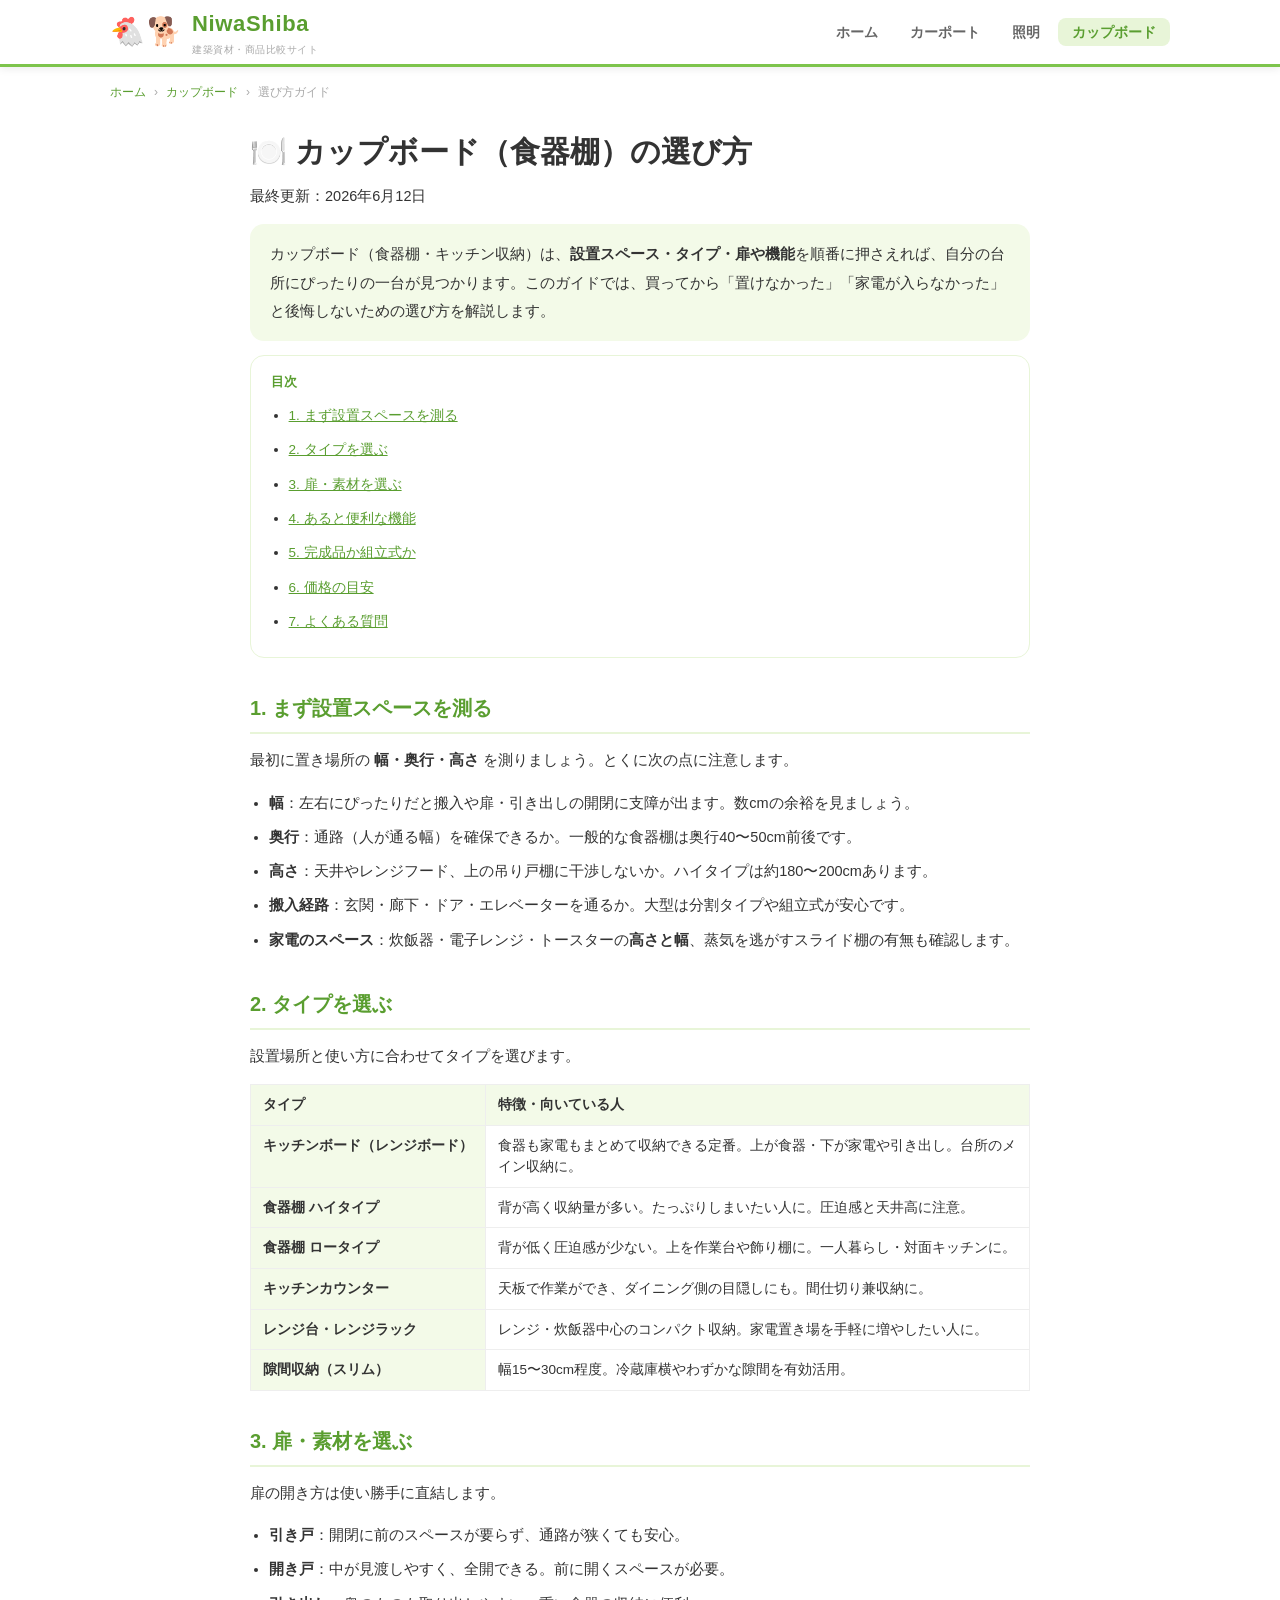
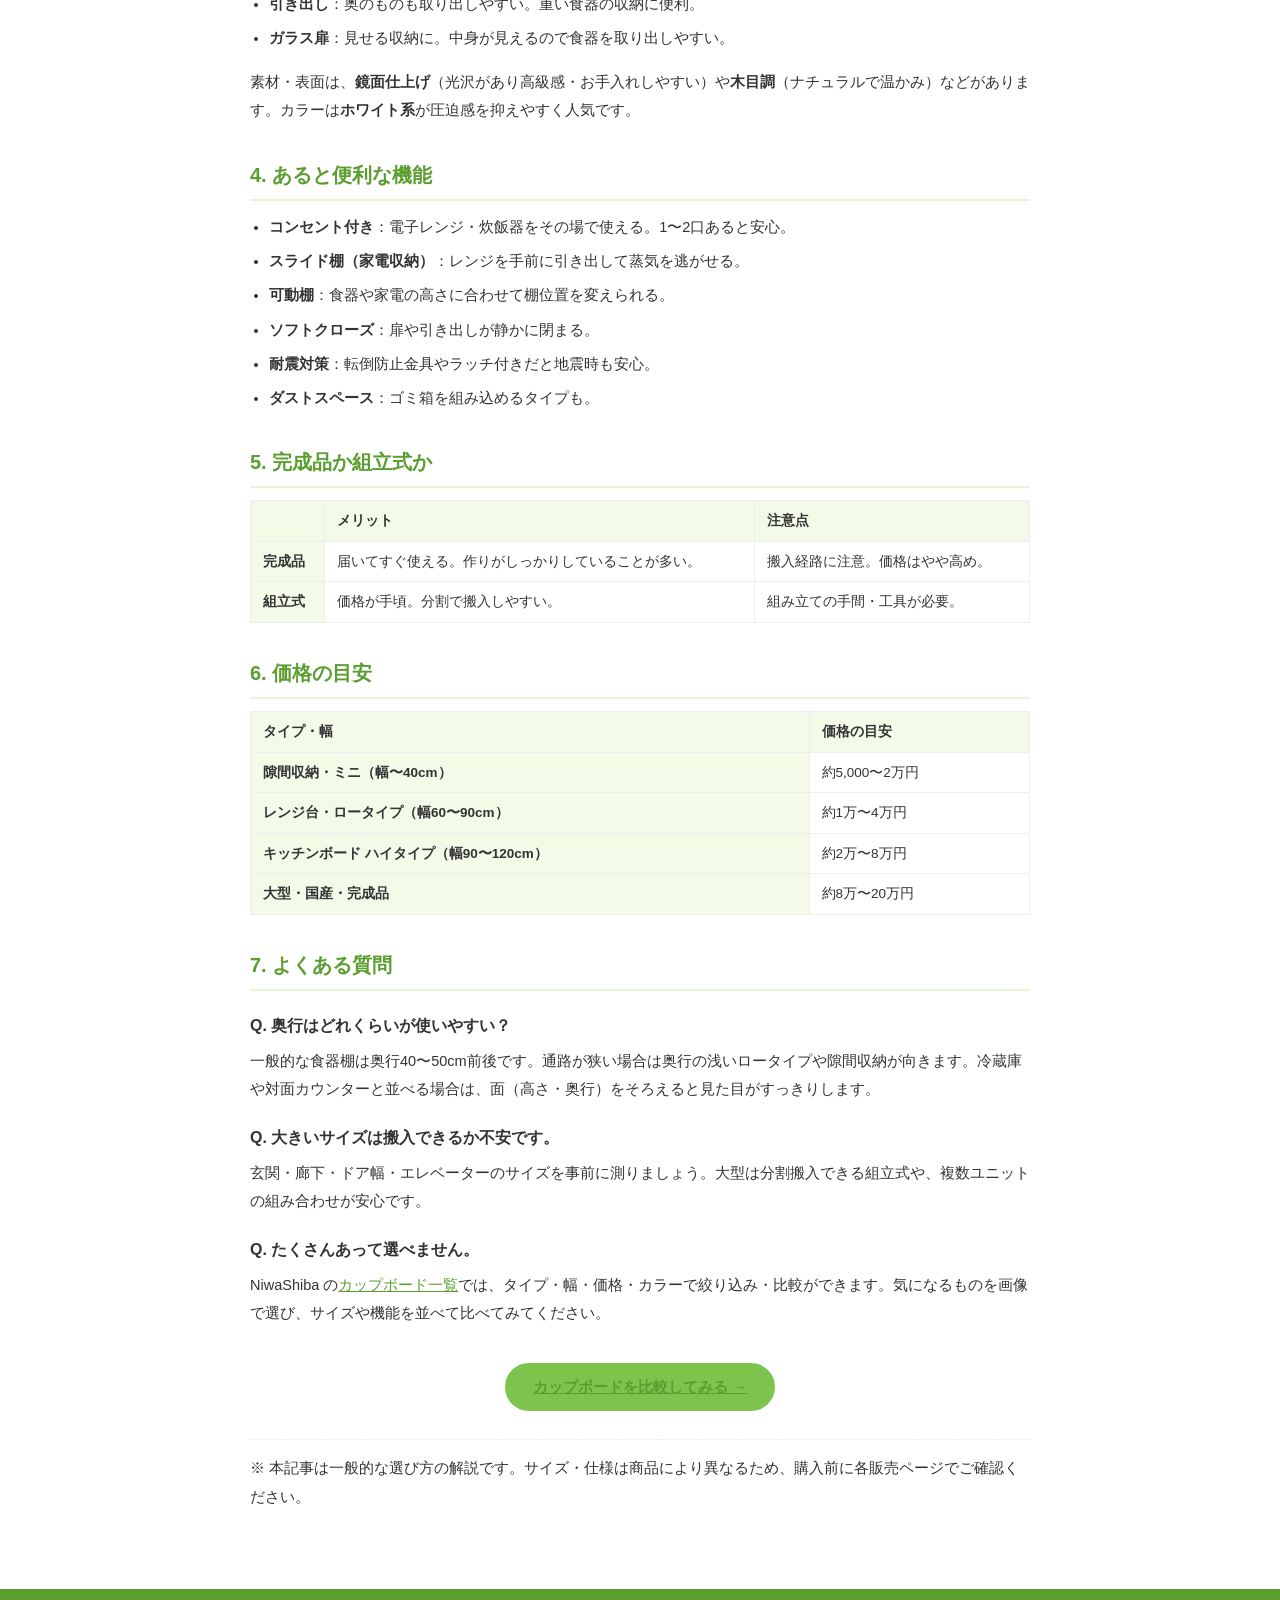
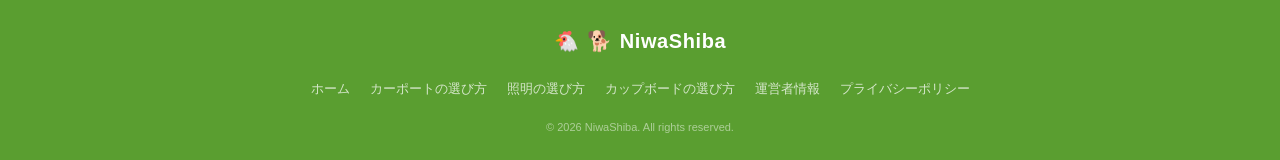
<file: guide-cupboard.html>
<!DOCTYPE html>
<html lang="ja">
<head>
  <meta charset="UTF-8">
  <meta name="viewport" content="width=device-width, initial-scale=1.0">
  <title>カップボード（食器棚）の選び方｜サイズ・タイプ・機能の決め方 | NiwaShiba</title>
  <meta name="description" content="カップボード・食器棚の選び方を初心者向けに解説。設置スペースの測り方（幅・奥行・高さ）、タイプ（ハイ/ロー/カウンター/レンジ台/隙間収納）、扉・素材、コンセントや耐震などの機能、完成品と組立式の違い、価格相場まで。失敗しない選び方がわかります。">
  <link rel="canonical" href="https://sakko1.github.io/niwashiba/guide-cupboard.html">
  <meta property="og:title" content="カップボード（食器棚）の選び方｜サイズ・タイプ・機能の決め方">
  <meta property="og:description" content="サイズの測り方・タイプ・扉・機能・価格相場まで、食器棚／キッチン収納選びのポイントを解説。">
  <meta property="og:type" content="article">
  <link rel="stylesheet" href="css/style.css">
</head>
<body>

  <header class="header">
    <div class="header-inner container">
      <a href="index.html" class="logo">
        <div class="logo-characters"><span title="ニワトリ">🐔</span><span title="芝犬">🐕</span></div>
        <div class="logo-text"><span class="logo-name">NiwaShiba</span><span class="logo-tagline">建築資材・商品比較サイト</span></div>
      </a>
      <nav class="nav-desktop"><ul>
          <li><a href="index.html">ホーム</a></li>
          <li><a href="category/carport.html">カーポート</a></li>
          <li><a href="category/lighting.html">照明</a></li>
          <li><a href="category/cupboard.html" class="active">カップボード</a></li>
        </ul></nav>
      <button class="hamburger" id="hamburgerBtn" aria-label="メニュー"><span></span><span></span><span></span></button>
    </div>
    <nav class="nav-mobile" id="mobileNav"><ul>
        <li><a href="index.html">ホーム</a></li>
        <li><a href="category/carport.html">カーポート</a></li>
        <li><a href="category/lighting.html">照明</a></li>
        <li><a href="category/cupboard.html" class="active">カップボード</a></li>
      </ul></nav>
  </header>

  <div class="breadcrumb container">
    <a href="index.html">ホーム</a><span>›</span><a href="category/cupboard.html">カップボード</a><span>›</span><span>選び方ガイド</span>
  </div>

  <main class="doc container">
    <h1 class="doc-title">🍽️ カップボード（食器棚）の選び方</h1>
    <p class="doc-updated">最終更新：2026年6月12日</p>

    <p class="doc-lead">カップボード（食器棚・キッチン収納）は、<strong>設置スペース・タイプ・扉や機能</strong>を順番に押さえれば、自分の台所にぴったりの一台が見つかります。このガイドでは、買ってから「置けなかった」「家電が入らなかった」と後悔しないための選び方を解説します。</p>

    <nav class="doc-toc">
      <div class="doc-toc-title">目次</div>
      <ul>
        <li><a href="#space">1. まず設置スペースを測る</a></li>
        <li><a href="#type">2. タイプを選ぶ</a></li>
        <li><a href="#door">3. 扉・素材を選ぶ</a></li>
        <li><a href="#function">4. あると便利な機能</a></li>
        <li><a href="#assembled">5. 完成品か組立式か</a></li>
        <li><a href="#price">6. 価格の目安</a></li>
        <li><a href="#faq">7. よくある質問</a></li>
      </ul>
    </nav>

    <h2 id="space">1. まず設置スペースを測る</h2>
    <p>最初に置き場所の <strong>幅・奥行・高さ</strong> を測りましょう。とくに次の点に注意します。</p>
    <ul>
      <li><strong>幅</strong>：左右にぴったりだと搬入や扉・引き出しの開閉に支障が出ます。数cmの余裕を見ましょう。</li>
      <li><strong>奥行</strong>：通路（人が通る幅）を確保できるか。一般的な食器棚は奥行40〜50cm前後です。</li>
      <li><strong>高さ</strong>：天井やレンジフード、上の吊り戸棚に干渉しないか。ハイタイプは約180〜200cmあります。</li>
      <li><strong>搬入経路</strong>：玄関・廊下・ドア・エレベーターを通るか。大型は分割タイプや組立式が安心です。</li>
      <li><strong>家電のスペース</strong>：炊飯器・電子レンジ・トースターの<strong>高さと幅</strong>、蒸気を逃がすスライド棚の有無も確認します。</li>
    </ul>

    <h2 id="type">2. タイプを選ぶ</h2>
    <p>設置場所と使い方に合わせてタイプを選びます。</p>
    <table>
      <tr><th>タイプ</th><th>特徴・向いている人</th></tr>
      <tr><th>キッチンボード（レンジボード）</th><td>食器も家電もまとめて収納できる定番。上が食器・下が家電や引き出し。台所のメイン収納に。</td></tr>
      <tr><th>食器棚 ハイタイプ</th><td>背が高く収納量が多い。たっぷりしまいたい人に。圧迫感と天井高に注意。</td></tr>
      <tr><th>食器棚 ロータイプ</th><td>背が低く圧迫感が少ない。上を作業台や飾り棚に。一人暮らし・対面キッチンに。</td></tr>
      <tr><th>キッチンカウンター</th><td>天板で作業ができ、ダイニング側の目隠しにも。間仕切り兼収納に。</td></tr>
      <tr><th>レンジ台・レンジラック</th><td>レンジ・炊飯器中心のコンパクト収納。家電置き場を手軽に増やしたい人に。</td></tr>
      <tr><th>隙間収納（スリム）</th><td>幅15〜30cm程度。冷蔵庫横やわずかな隙間を有効活用。</td></tr>
    </table>

    <h2 id="door">3. 扉・素材を選ぶ</h2>
    <p>扉の開き方は使い勝手に直結します。</p>
    <ul>
      <li><strong>引き戸</strong>：開閉に前のスペースが要らず、通路が狭くても安心。</li>
      <li><strong>開き戸</strong>：中が見渡しやすく、全開できる。前に開くスペースが必要。</li>
      <li><strong>引き出し</strong>：奥のものも取り出しやすい。重い食器の収納に便利。</li>
      <li><strong>ガラス扉</strong>：見せる収納に。中身が見えるので食器を取り出しやすい。</li>
    </ul>
    <p>素材・表面は、<strong>鏡面仕上げ</strong>（光沢があり高級感・お手入れしやすい）や<strong>木目調</strong>（ナチュラルで温かみ）などがあります。カラーは<strong>ホワイト系</strong>が圧迫感を抑えやすく人気です。</p>

    <h2 id="function">4. あると便利な機能</h2>
    <ul>
      <li><strong>コンセント付き</strong>：電子レンジ・炊飯器をその場で使える。1〜2口あると安心。</li>
      <li><strong>スライド棚（家電収納）</strong>：レンジを手前に引き出して蒸気を逃がせる。</li>
      <li><strong>可動棚</strong>：食器や家電の高さに合わせて棚位置を変えられる。</li>
      <li><strong>ソフトクローズ</strong>：扉や引き出しが静かに閉まる。</li>
      <li><strong>耐震対策</strong>：転倒防止金具やラッチ付きだと地震時も安心。</li>
      <li><strong>ダストスペース</strong>：ゴミ箱を組み込めるタイプも。</li>
    </ul>

    <h2 id="assembled">5. 完成品か組立式か</h2>
    <table>
      <tr><th></th><th>メリット</th><th>注意点</th></tr>
      <tr><th>完成品</th><td>届いてすぐ使える。作りがしっかりしていることが多い。</td><td>搬入経路に注意。価格はやや高め。</td></tr>
      <tr><th>組立式</th><td>価格が手頃。分割で搬入しやすい。</td><td>組み立ての手間・工具が必要。</td></tr>
    </table>

    <h2 id="price">6. 価格の目安</h2>
    <table>
      <tr><th>タイプ・幅</th><th>価格の目安</th></tr>
      <tr><th>隙間収納・ミニ（幅〜40cm）</th><td>約5,000〜2万円</td></tr>
      <tr><th>レンジ台・ロータイプ（幅60〜90cm）</th><td>約1万〜4万円</td></tr>
      <tr><th>キッチンボード ハイタイプ（幅90〜120cm）</th><td>約2万〜8万円</td></tr>
      <tr><th>大型・国産・完成品</th><td>約8万〜20万円</td></tr>
    </table>

    <h2 id="faq">7. よくある質問</h2>
    <h3>Q. 奥行はどれくらいが使いやすい？</h3>
    <p>一般的な食器棚は奥行40〜50cm前後です。通路が狭い場合は奥行の浅いロータイプや隙間収納が向きます。冷蔵庫や対面カウンターと並べる場合は、面（高さ・奥行）をそろえると見た目がすっきりします。</p>
    <h3>Q. 大きいサイズは搬入できるか不安です。</h3>
    <p>玄関・廊下・ドア幅・エレベーターのサイズを事前に測りましょう。大型は分割搬入できる組立式や、複数ユニットの組み合わせが安心です。</p>
    <h3>Q. たくさんあって選べません。</h3>
    <p>NiwaShiba の<a href="category/cupboard.html">カップボード一覧</a>では、タイプ・幅・価格・カラーで絞り込み・比較ができます。気になるものを画像で選び、サイズや機能を並べて比べてみてください。</p>

    <div class="doc-cta"><a href="category/cupboard.html" class="btn btn-primary">カップボードを比較してみる →</a></div>
    <p class="doc-note">※ 本記事は一般的な選び方の解説です。サイズ・仕様は商品により異なるため、購入前に各販売ページでご確認ください。</p>
  </main>

  <footer class="footer">
    <div class="container footer-inner">
      <div class="footer-logo"><span class="char-chicken">🐔</span><span class="char-dog">🐕</span><span class="logo-name">NiwaShiba</span></div>
      <nav class="footer-nav"><ul>
        <li><a href="index.html">ホーム</a></li>
        <li><a href="guide-carport.html">カーポートの選び方</a></li>
        <li><a href="guide-lighting.html">照明の選び方</a></li>
        <li><a href="guide-cupboard.html">カップボードの選び方</a></li>
        <li><a href="about.html">運営者情報</a></li>
        <li><a href="privacy.html">プライバシーポリシー</a></li>
      </ul></nav>
      <p class="footer-copy">&copy; 2026 NiwaShiba. All rights reserved.</p>
    </div>
  </footer>

  <script src="js/main.js"></script>
</body>
</html>
</file>
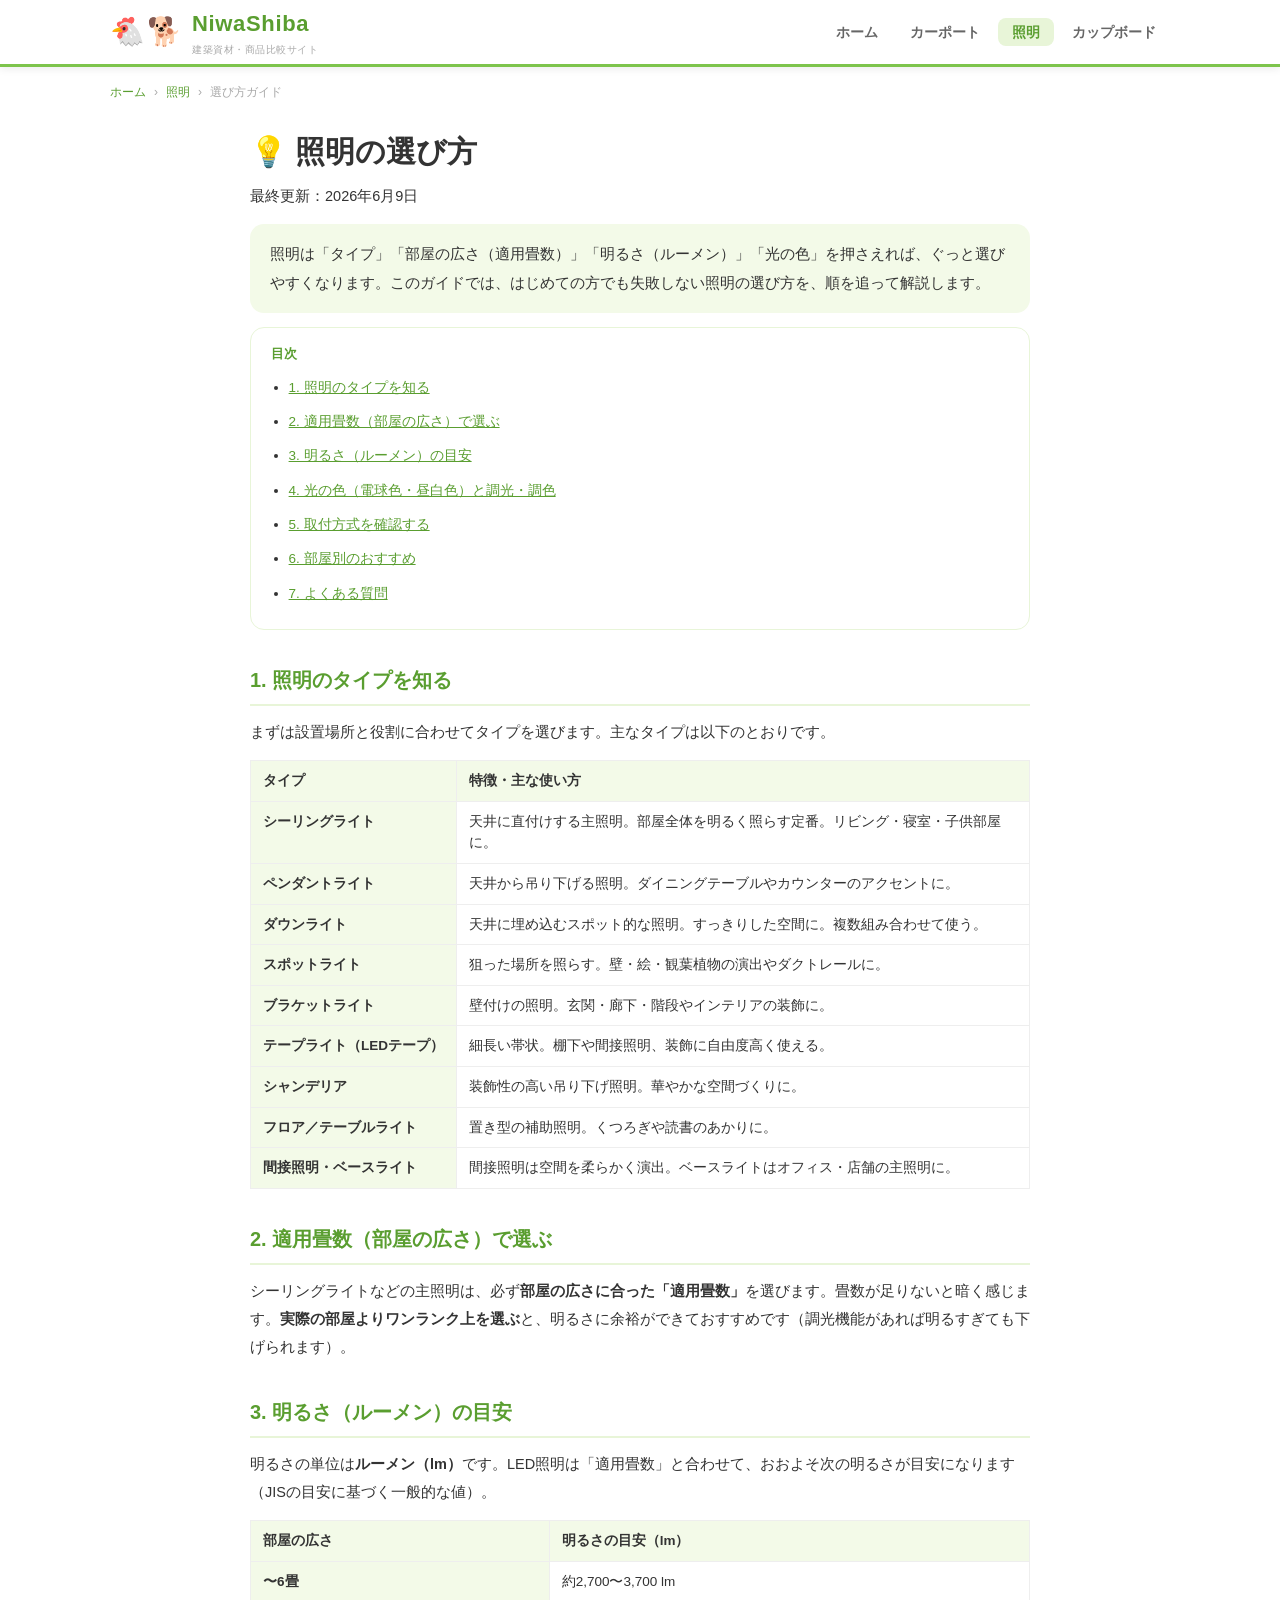
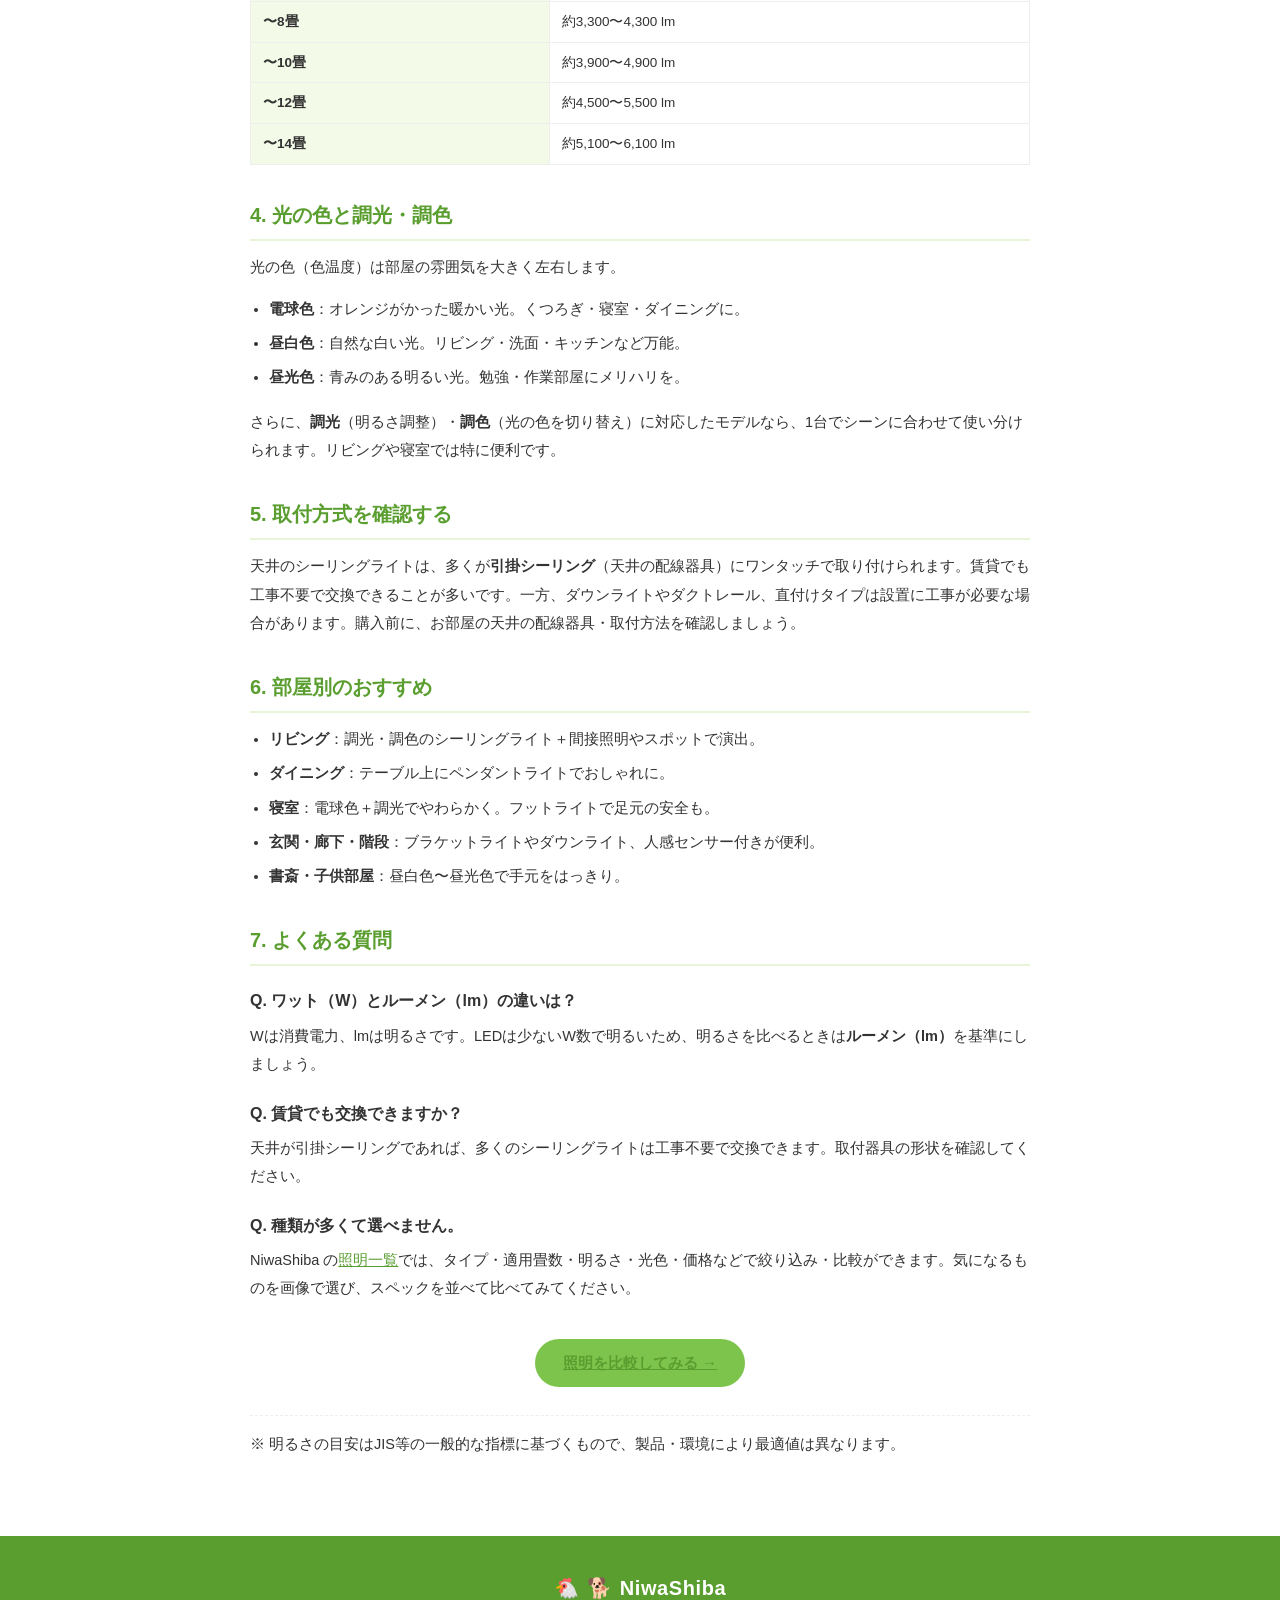
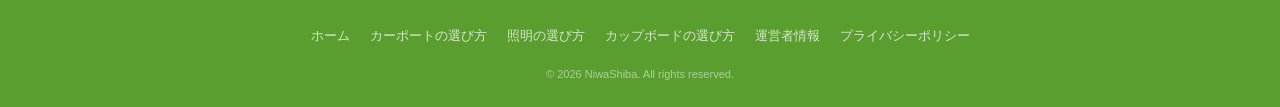
<file: guide-lighting.html>
<!DOCTYPE html>
<html lang="ja">
<head>
  <meta charset="UTF-8">
  <meta name="viewport" content="width=device-width, initial-scale=1.0">
  <title>照明の選び方｜種類・適用畳数・明るさ(ルーメン)・調光調色の基礎知識 | NiwaShiba</title>
  <meta name="description" content="照明の選び方を初心者向けに解説。シーリング・ペンダント・ダウンライト等のタイプ別の特徴、部屋の広さに合った適用畳数、明るさ(ルーメン)の目安、電球色/昼白色などの光色、調光・調色、取付方式までわかりやすく紹介します。">
  <link rel="canonical" href="https://sakko1.github.io/niwashiba/guide-lighting.html">
  <meta property="og:title" content="照明の選び方｜種類・適用畳数・明るさ・調光調色の基礎知識">
  <meta property="og:description" content="照明のタイプ・適用畳数・ルーメン・光色・取付方式まで、選び方のポイントを解説。">
  <meta property="og:type" content="article">
  <link rel="stylesheet" href="css/style.css">
</head>
<body>

  <header class="header">
    <div class="header-inner container">
      <a href="index.html" class="logo">
        <div class="logo-characters"><span title="ニワトリ">🐔</span><span title="芝犬">🐕</span></div>
        <div class="logo-text"><span class="logo-name">NiwaShiba</span><span class="logo-tagline">建築資材・商品比較サイト</span></div>
      </a>
      <nav class="nav-desktop"><ul>
          <li><a href="index.html">ホーム</a></li>
          <li><a href="category/carport.html">カーポート</a></li>
          <li><a href="category/lighting.html" class="active">照明</a></li>
          <li><a href="category/cupboard.html">カップボード</a></li>
        </ul></nav>
      <button class="hamburger" id="hamburgerBtn" aria-label="メニュー"><span></span><span></span><span></span></button>
    </div>
    <nav class="nav-mobile" id="mobileNav"><ul>
        <li><a href="index.html">ホーム</a></li>
        <li><a href="category/carport.html">カーポート</a></li>
        <li><a href="category/lighting.html" class="active">照明</a></li>
        <li><a href="category/cupboard.html">カップボード</a></li>
      </ul></nav>
  </header>

  <div class="breadcrumb container">
    <a href="index.html">ホーム</a><span>›</span><a href="category/lighting.html">照明</a><span>›</span><span>選び方ガイド</span>
  </div>

  <main class="doc container">
    <h1 class="doc-title">💡 照明の選び方</h1>
    <p class="doc-updated">最終更新：2026年6月9日</p>

    <p class="doc-lead">照明は「タイプ」「部屋の広さ（適用畳数）」「明るさ（ルーメン）」「光の色」を押さえれば、ぐっと選びやすくなります。このガイドでは、はじめての方でも失敗しない照明の選び方を、順を追って解説します。</p>

    <nav class="doc-toc">
      <div class="doc-toc-title">目次</div>
      <ul>
        <li><a href="#type">1. 照明のタイプを知る</a></li>
        <li><a href="#tatami">2. 適用畳数（部屋の広さ）で選ぶ</a></li>
        <li><a href="#lumen">3. 明るさ（ルーメン）の目安</a></li>
        <li><a href="#color">4. 光の色（電球色・昼白色）と調光・調色</a></li>
        <li><a href="#mount">5. 取付方式を確認する</a></li>
        <li><a href="#room">6. 部屋別のおすすめ</a></li>
        <li><a href="#faq">7. よくある質問</a></li>
      </ul>
    </nav>

    <h2 id="type">1. 照明のタイプを知る</h2>
    <p>まずは設置場所と役割に合わせてタイプを選びます。主なタイプは以下のとおりです。</p>
    <table>
      <tr><th>タイプ</th><th>特徴・主な使い方</th></tr>
      <tr><th>シーリングライト</th><td>天井に直付けする主照明。部屋全体を明るく照らす定番。リビング・寝室・子供部屋に。</td></tr>
      <tr><th>ペンダントライト</th><td>天井から吊り下げる照明。ダイニングテーブルやカウンターのアクセントに。</td></tr>
      <tr><th>ダウンライト</th><td>天井に埋め込むスポット的な照明。すっきりした空間に。複数組み合わせて使う。</td></tr>
      <tr><th>スポットライト</th><td>狙った場所を照らす。壁・絵・観葉植物の演出やダクトレールに。</td></tr>
      <tr><th>ブラケットライト</th><td>壁付けの照明。玄関・廊下・階段やインテリアの装飾に。</td></tr>
      <tr><th>テープライト（LEDテープ）</th><td>細長い帯状。棚下や間接照明、装飾に自由度高く使える。</td></tr>
      <tr><th>シャンデリア</th><td>装飾性の高い吊り下げ照明。華やかな空間づくりに。</td></tr>
      <tr><th>フロア／テーブルライト</th><td>置き型の補助照明。くつろぎや読書のあかりに。</td></tr>
      <tr><th>間接照明・ベースライト</th><td>間接照明は空間を柔らかく演出。ベースライトはオフィス・店舗の主照明に。</td></tr>
    </table>

    <h2 id="tatami">2. 適用畳数（部屋の広さ）で選ぶ</h2>
    <p>シーリングライトなどの主照明は、必ず<strong>部屋の広さに合った「適用畳数」</strong>を選びます。畳数が足りないと暗く感じます。<strong>実際の部屋よりワンランク上を選ぶ</strong>と、明るさに余裕ができておすすめです（調光機能があれば明るすぎても下げられます）。</p>

    <h2 id="lumen">3. 明るさ（ルーメン）の目安</h2>
    <p>明るさの単位は<strong>ルーメン（lm）</strong>です。LED照明は「適用畳数」と合わせて、おおよそ次の明るさが目安になります（JISの目安に基づく一般的な値）。</p>
    <table>
      <tr><th>部屋の広さ</th><th>明るさの目安（lm）</th></tr>
      <tr><th>〜6畳</th><td>約2,700〜3,700 lm</td></tr>
      <tr><th>〜8畳</th><td>約3,300〜4,300 lm</td></tr>
      <tr><th>〜10畳</th><td>約3,900〜4,900 lm</td></tr>
      <tr><th>〜12畳</th><td>約4,500〜5,500 lm</td></tr>
      <tr><th>〜14畳</th><td>約5,100〜6,100 lm</td></tr>
    </table>

    <h2 id="color">4. 光の色と調光・調色</h2>
    <p>光の色（色温度）は部屋の雰囲気を大きく左右します。</p>
    <ul>
      <li><strong>電球色</strong>：オレンジがかった暖かい光。くつろぎ・寝室・ダイニングに。</li>
      <li><strong>昼白色</strong>：自然な白い光。リビング・洗面・キッチンなど万能。</li>
      <li><strong>昼光色</strong>：青みのある明るい光。勉強・作業部屋にメリハリを。</li>
    </ul>
    <p>さらに、<strong>調光</strong>（明るさ調整）・<strong>調色</strong>（光の色を切り替え）に対応したモデルなら、1台でシーンに合わせて使い分けられます。リビングや寝室では特に便利です。</p>

    <h2 id="mount">5. 取付方式を確認する</h2>
    <p>天井のシーリングライトは、多くが<strong>引掛シーリング</strong>（天井の配線器具）にワンタッチで取り付けられます。賃貸でも工事不要で交換できることが多いです。一方、ダウンライトやダクトレール、直付けタイプは設置に工事が必要な場合があります。購入前に、お部屋の天井の配線器具・取付方法を確認しましょう。</p>

    <h2 id="room">6. 部屋別のおすすめ</h2>
    <ul>
      <li><strong>リビング</strong>：調光・調色のシーリングライト＋間接照明やスポットで演出。</li>
      <li><strong>ダイニング</strong>：テーブル上にペンダントライトでおしゃれに。</li>
      <li><strong>寝室</strong>：電球色＋調光でやわらかく。フットライトで足元の安全も。</li>
      <li><strong>玄関・廊下・階段</strong>：ブラケットライトやダウンライト、人感センサー付きが便利。</li>
      <li><strong>書斎・子供部屋</strong>：昼白色〜昼光色で手元をはっきり。</li>
    </ul>

    <h2 id="faq">7. よくある質問</h2>
    <h3>Q. ワット（W）とルーメン（lm）の違いは？</h3>
    <p>Wは消費電力、lmは明るさです。LEDは少ないW数で明るいため、明るさを比べるときは<strong>ルーメン（lm）</strong>を基準にしましょう。</p>
    <h3>Q. 賃貸でも交換できますか？</h3>
    <p>天井が引掛シーリングであれば、多くのシーリングライトは工事不要で交換できます。取付器具の形状を確認してください。</p>
    <h3>Q. 種類が多くて選べません。</h3>
    <p>NiwaShiba の<a href="category/lighting.html">照明一覧</a>では、タイプ・適用畳数・明るさ・光色・価格などで絞り込み・比較ができます。気になるものを画像で選び、スペックを並べて比べてみてください。</p>

    <div class="doc-cta"><a href="category/lighting.html" class="btn btn-primary">照明を比較してみる →</a></div>
    <p class="doc-note">※ 明るさの目安はJIS等の一般的な指標に基づくもので、製品・環境により最適値は異なります。</p>
  </main>

  <footer class="footer">
    <div class="container footer-inner">
      <div class="footer-logo"><span class="char-chicken">🐔</span><span class="char-dog">🐕</span><span class="logo-name">NiwaShiba</span></div>
      <nav class="footer-nav"><ul>
        <li><a href="index.html">ホーム</a></li>
        <li><a href="guide-carport.html">カーポートの選び方</a></li>
        <li><a href="guide-lighting.html">照明の選び方</a></li>
        <li><a href="guide-cupboard.html">カップボードの選び方</a></li>
        <li><a href="about.html">運営者情報</a></li>
        <li><a href="privacy.html">プライバシーポリシー</a></li>
      </ul></nav>
      <p class="footer-copy">&copy; 2026 NiwaShiba. All rights reserved.</p>
    </div>
  </footer>

  <script src="js/main.js"></script>
</body>
</html>
</file>
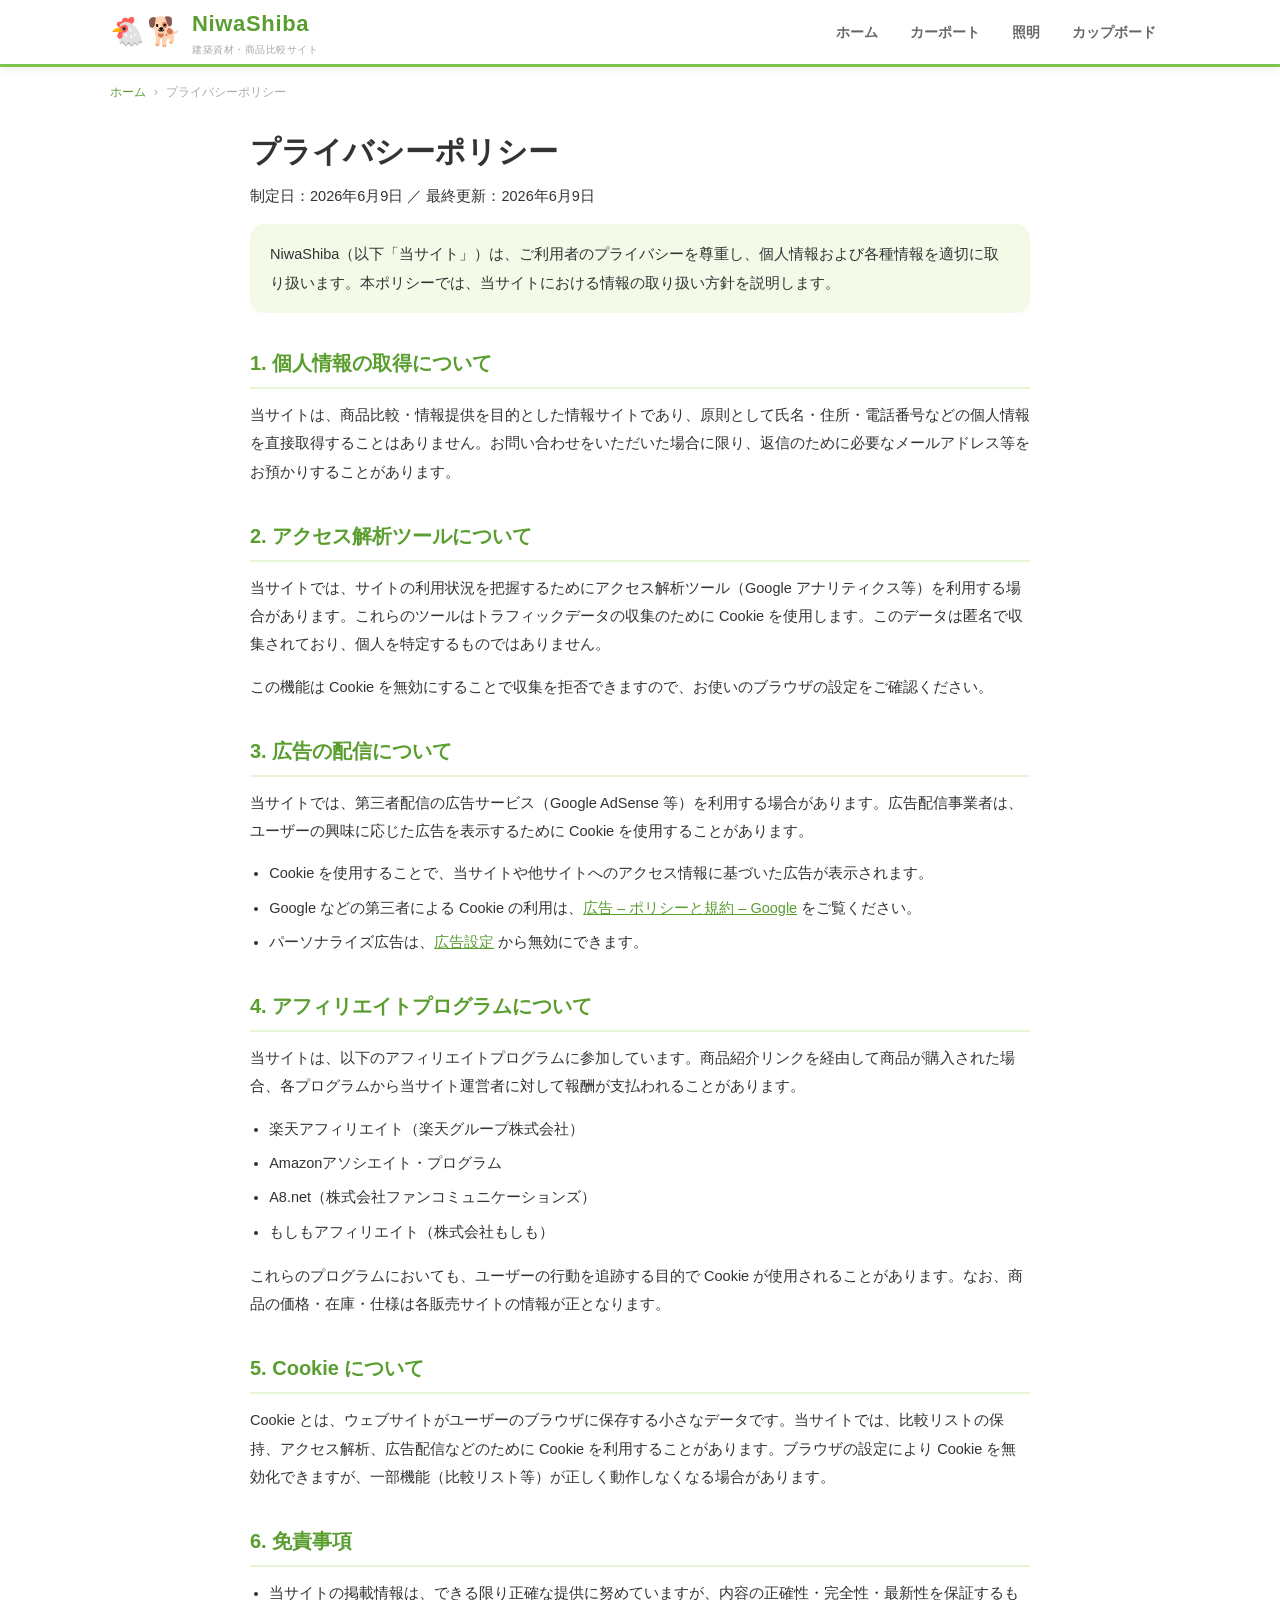
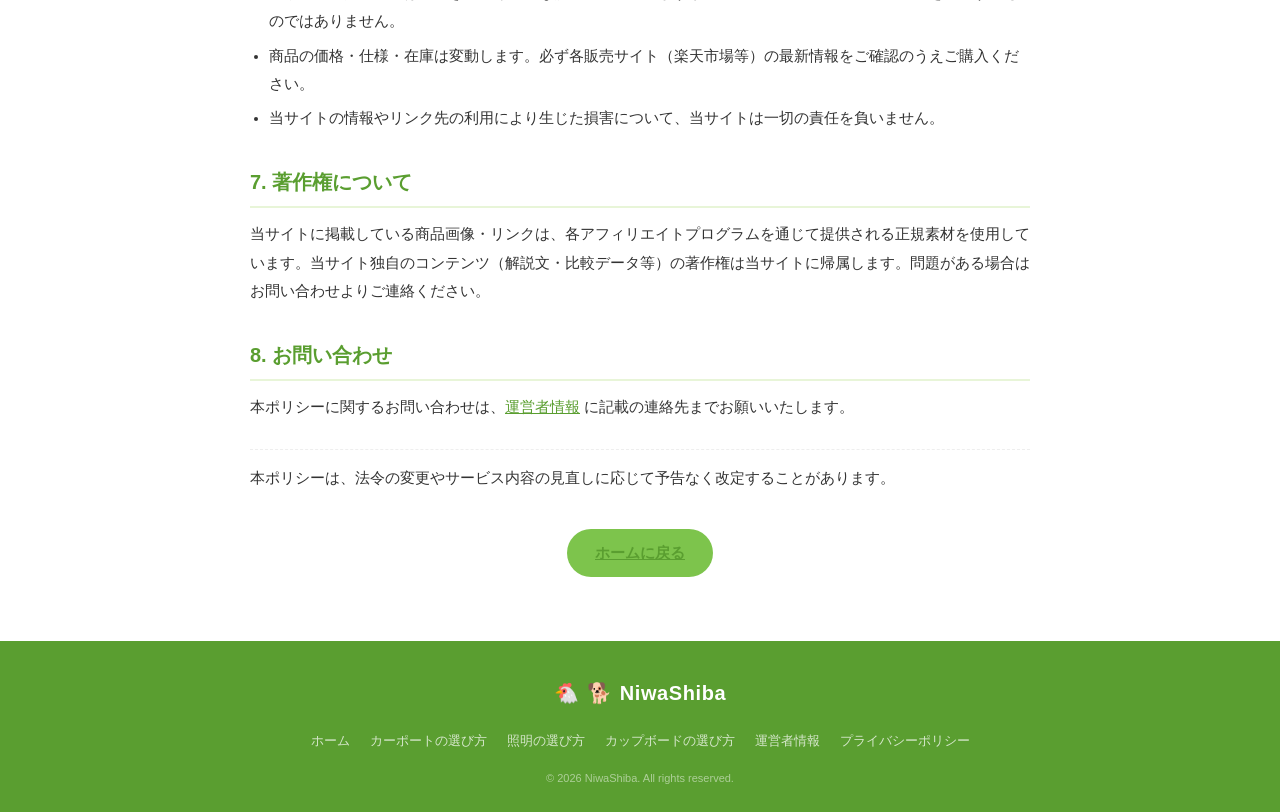
<file: privacy.html>
<!DOCTYPE html>
<html lang="ja">
<head>
  <meta charset="UTF-8">
  <meta name="viewport" content="width=device-width, initial-scale=1.0">
  <title>プライバシーポリシー | NiwaShiba</title>
  <meta name="description" content="NiwaShiba（ニワシバ）のプライバシーポリシー。Cookie・アクセス解析・広告配信・アフィリエイトプログラムの利用、個人情報の取り扱い、免責事項について記載しています。">
  <link rel="canonical" href="https://sakko1.github.io/niwashiba/privacy.html">
  <meta property="og:title" content="プライバシーポリシー | NiwaShiba">
  <meta property="og:description" content="NiwaShibaのプライバシーポリシー・Cookie/広告/アフィリエイトの取り扱いについて。">
  <meta property="og:type" content="website">
  <meta name="robots" content="noindex,follow">
  <link rel="stylesheet" href="css/style.css">
</head>
<body>

  <header class="header">
    <div class="header-inner container">
      <a href="index.html" class="logo">
        <div class="logo-characters"><span title="ニワトリ">🐔</span><span title="芝犬">🐕</span></div>
        <div class="logo-text"><span class="logo-name">NiwaShiba</span><span class="logo-tagline">建築資材・商品比較サイト</span></div>
      </a>
      <nav class="nav-desktop"><ul>
          <li><a href="index.html">ホーム</a></li>
          <li><a href="category/carport.html">カーポート</a></li>
          <li><a href="category/lighting.html">照明</a></li>
          <li><a href="category/cupboard.html">カップボード</a></li>
        </ul></nav>
      <button class="hamburger" id="hamburgerBtn" aria-label="メニュー"><span></span><span></span><span></span></button>
    </div>
    <nav class="nav-mobile" id="mobileNav"><ul>
        <li><a href="index.html">ホーム</a></li>
        <li><a href="category/carport.html">カーポート</a></li>
        <li><a href="category/lighting.html">照明</a></li>
        <li><a href="category/cupboard.html">カップボード</a></li>
      </ul></nav>
  </header>

  <div class="breadcrumb container">
    <a href="index.html">ホーム</a><span>›</span><span>プライバシーポリシー</span>
  </div>

  <main class="doc container">
    <h1 class="doc-title">プライバシーポリシー</h1>
    <p class="doc-updated">制定日：2026年6月9日 ／ 最終更新：2026年6月9日</p>

    <p class="doc-lead">NiwaShiba（以下「当サイト」）は、ご利用者のプライバシーを尊重し、個人情報および各種情報を適切に取り扱います。本ポリシーでは、当サイトにおける情報の取り扱い方針を説明します。</p>

    <h2>1. 個人情報の取得について</h2>
    <p>当サイトは、商品比較・情報提供を目的とした情報サイトであり、原則として氏名・住所・電話番号などの個人情報を直接取得することはありません。お問い合わせをいただいた場合に限り、返信のために必要なメールアドレス等をお預かりすることがあります。</p>

    <h2>2. アクセス解析ツールについて</h2>
    <p>当サイトでは、サイトの利用状況を把握するためにアクセス解析ツール（Google アナリティクス等）を利用する場合があります。これらのツールはトラフィックデータの収集のために Cookie を使用します。このデータは匿名で収集されており、個人を特定するものではありません。</p>
    <p>この機能は Cookie を無効にすることで収集を拒否できますので、お使いのブラウザの設定をご確認ください。</p>

    <h2>3. 広告の配信について</h2>
    <p>当サイトでは、第三者配信の広告サービス（Google AdSense 等）を利用する場合があります。広告配信事業者は、ユーザーの興味に応じた広告を表示するために Cookie を使用することがあります。</p>
    <ul>
      <li>Cookie を使用することで、当サイトや他サイトへのアクセス情報に基づいた広告が表示されます。</li>
      <li>Google などの第三者による Cookie の利用は、<a href="https://policies.google.com/technologies/ads" target="_blank" rel="noopener">広告 – ポリシーと規約 – Google</a> をご覧ください。</li>
      <li>パーソナライズ広告は、<a href="https://www.google.com/settings/ads" target="_blank" rel="noopener">広告設定</a> から無効にできます。</li>
    </ul>

    <h2>4. アフィリエイトプログラムについて</h2>
    <p>当サイトは、以下のアフィリエイトプログラムに参加しています。商品紹介リンクを経由して商品が購入された場合、各プログラムから当サイト運営者に対して報酬が支払われることがあります。</p>
    <ul>
      <li>楽天アフィリエイト（楽天グループ株式会社）</li>
      <li>Amazonアソシエイト・プログラム</li>
      <li>A8.net（株式会社ファンコミュニケーションズ）</li>
      <li>もしもアフィリエイト（株式会社もしも）</li>
    </ul>
    <p>これらのプログラムにおいても、ユーザーの行動を追跡する目的で Cookie が使用されることがあります。なお、商品の価格・在庫・仕様は各販売サイトの情報が正となります。</p>

    <h2>5. Cookie について</h2>
    <p>Cookie とは、ウェブサイトがユーザーのブラウザに保存する小さなデータです。当サイトでは、比較リストの保持、アクセス解析、広告配信などのために Cookie を利用することがあります。ブラウザの設定により Cookie を無効化できますが、一部機能（比較リスト等）が正しく動作しなくなる場合があります。</p>

    <h2>6. 免責事項</h2>
    <ul>
      <li>当サイトの掲載情報は、できる限り正確な提供に努めていますが、内容の正確性・完全性・最新性を保証するものではありません。</li>
      <li>商品の価格・仕様・在庫は変動します。必ず各販売サイト（楽天市場等）の最新情報をご確認のうえご購入ください。</li>
      <li>当サイトの情報やリンク先の利用により生じた損害について、当サイトは一切の責任を負いません。</li>
    </ul>

    <h2>7. 著作権について</h2>
    <p>当サイトに掲載している商品画像・リンクは、各アフィリエイトプログラムを通じて提供される正規素材を使用しています。当サイト独自のコンテンツ（解説文・比較データ等）の著作権は当サイトに帰属します。問題がある場合はお問い合わせよりご連絡ください。</p>

    <h2>8. お問い合わせ</h2>
    <p>本ポリシーに関するお問い合わせは、<a href="about.html">運営者情報</a> に記載の連絡先までお願いいたします。</p>

    <p class="doc-note">本ポリシーは、法令の変更やサービス内容の見直しに応じて予告なく改定することがあります。</p>

    <div class="doc-cta"><a href="index.html" class="btn btn-primary">ホームに戻る</a></div>
  </main>

  <footer class="footer">
    <div class="container footer-inner">
      <div class="footer-logo"><span class="char-chicken">🐔</span><span class="char-dog">🐕</span><span class="logo-name">NiwaShiba</span></div>
      <nav class="footer-nav"><ul>
        <li><a href="index.html">ホーム</a></li>
        <li><a href="guide-carport.html">カーポートの選び方</a></li>
        <li><a href="guide-lighting.html">照明の選び方</a></li>
        <li><a href="guide-cupboard.html">カップボードの選び方</a></li>
        <li><a href="about.html">運営者情報</a></li>
        <li><a href="privacy.html">プライバシーポリシー</a></li>
      </ul></nav>
      <p class="footer-copy">&copy; 2026 NiwaShiba. All rights reserved.</p>
    </div>
  </footer>

  <script src="js/main.js"></script>
</body>
</html>
</file>
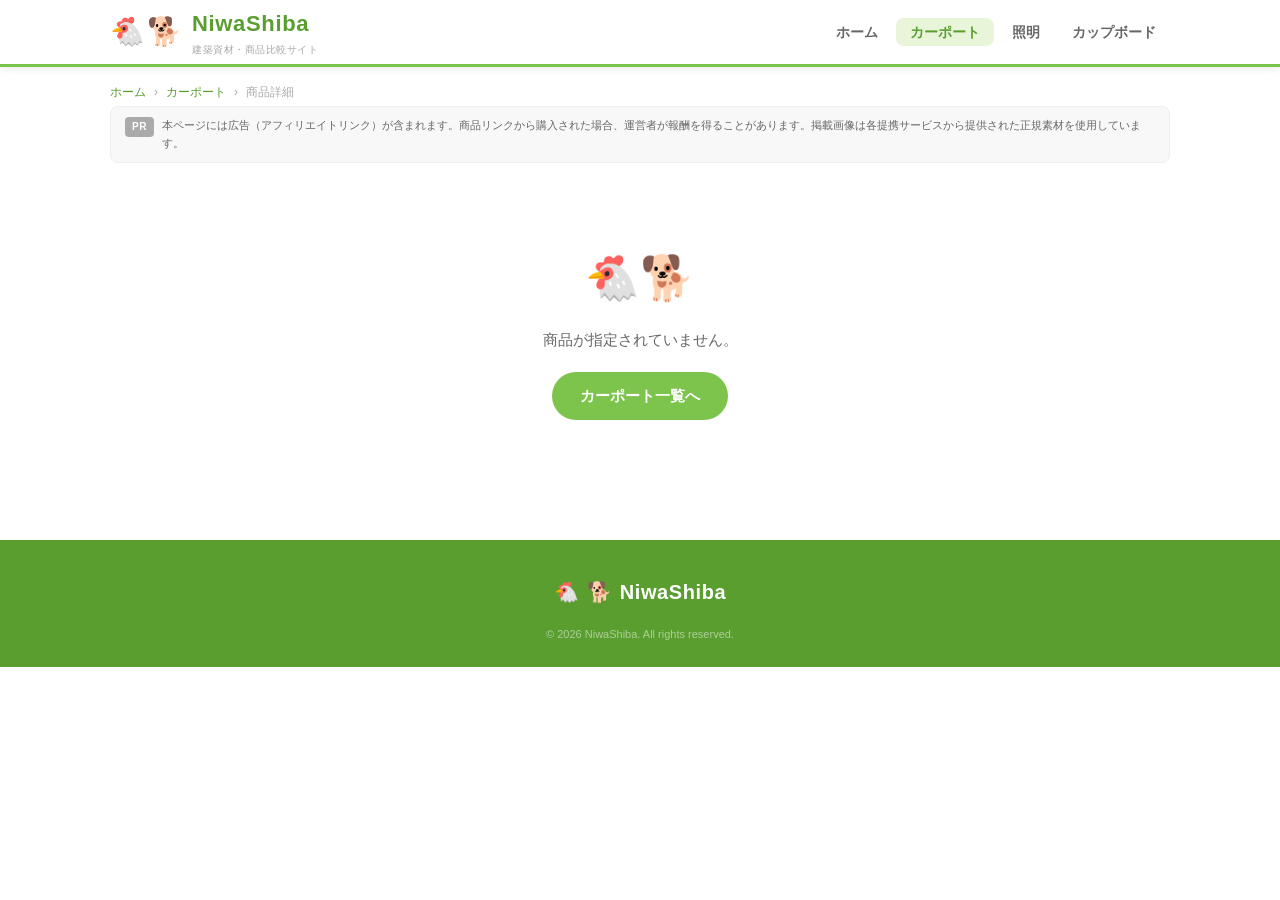
<file: category/carport-detail.html>
<!DOCTYPE html>
<html lang="ja">
<head>
  <meta charset="UTF-8">
  <meta name="viewport" content="width=device-width, initial-scale=1.0">
  <title>商品詳細 | NiwaShiba</title>
  <meta name="description" content="カーポートの詳細スペック・サイズ別の価格を確認できます。気になるサイズを選んで、そのまま購入ページへ。">
  <link rel="stylesheet" href="../css/style.css">
</head>
<body>

  <!-- ヘッダー -->
  <header class="header">
    <div class="header-inner container">
      <a href="../index.html" class="logo">
        <div class="logo-characters">
          <span class="char-chicken" title="ニワトリ">🐔</span>
          <span class="char-dog" title="芝犬">🐕</span>
        </div>
        <div class="logo-text">
          <span class="logo-name">NiwaShiba</span>
          <span class="logo-tagline">建築資材・商品比較サイト</span>
        </div>
      </a>
      <nav class="nav-desktop">
        <ul>
          <li><a href="../index.html">ホーム</a></li>
          <li><a href="carport.html" class="active">カーポート</a></li>
          <li><a href="lighting.html">照明</a></li>
          <li><a href="cupboard.html">カップボード</a></li>
        </ul>
      </nav>
      <button class="hamburger" id="hamburgerBtn" aria-label="メニュー">
        <span></span><span></span><span></span>
      </button>
    </div>
    <nav class="nav-mobile" id="mobileNav">
      <ul>
        <li><a href="../index.html">ホーム</a></li>
        <li><a href="carport.html" class="active">カーポート</a></li>
        <li><a href="lighting.html">照明</a></li>
        <li><a href="cupboard.html">カップボード</a></li>
      </ul>
    </nav>
  </header>

  <!-- パンくず -->
  <div class="breadcrumb container">
    <a href="../index.html">ホーム</a>
    <span>›</span>
    <a href="carport.html">カーポート</a>
    <span>›</span>
    <span id="crumbName">商品詳細</span>
  </div>

  <!-- アフィリエイト表記（ステマ規制対応） -->
  <div class="container">
    <p class="affiliate-notice">
      <span class="affiliate-notice-tag">PR</span>
      本ページには広告（アフィリエイトリンク）が含まれます。商品リンクから購入された場合、運営者が報酬を得ることがあります。掲載画像は各提携サービスから提供された正規素材を使用しています。
    </p>
  </div>

  <!-- 詳細本体（JSで描画） -->
  <main class="detail container" id="detailMain">
    <p class="detail-loading">読み込み中…</p>
  </main>

  <!-- フッター -->
  <footer class="footer">
    <div class="container footer-inner">
      <div class="footer-logo">
        <span class="char-chicken">🐔</span>
        <span class="char-dog">🐕</span>
        <span class="logo-name">NiwaShiba</span>
      </div>
      <p class="footer-copy">&copy; 2026 NiwaShiba. All rights reserved.</p>
    </div>
  </footer>

  <script>window.NIWA_CATEGORY = 'carport';</script>
  <script src="../js/main.js"></script>
  <script src="../js/categories.js"></script>
  <script src="../js/detail.js"></script>
</body>
</html>
</file>
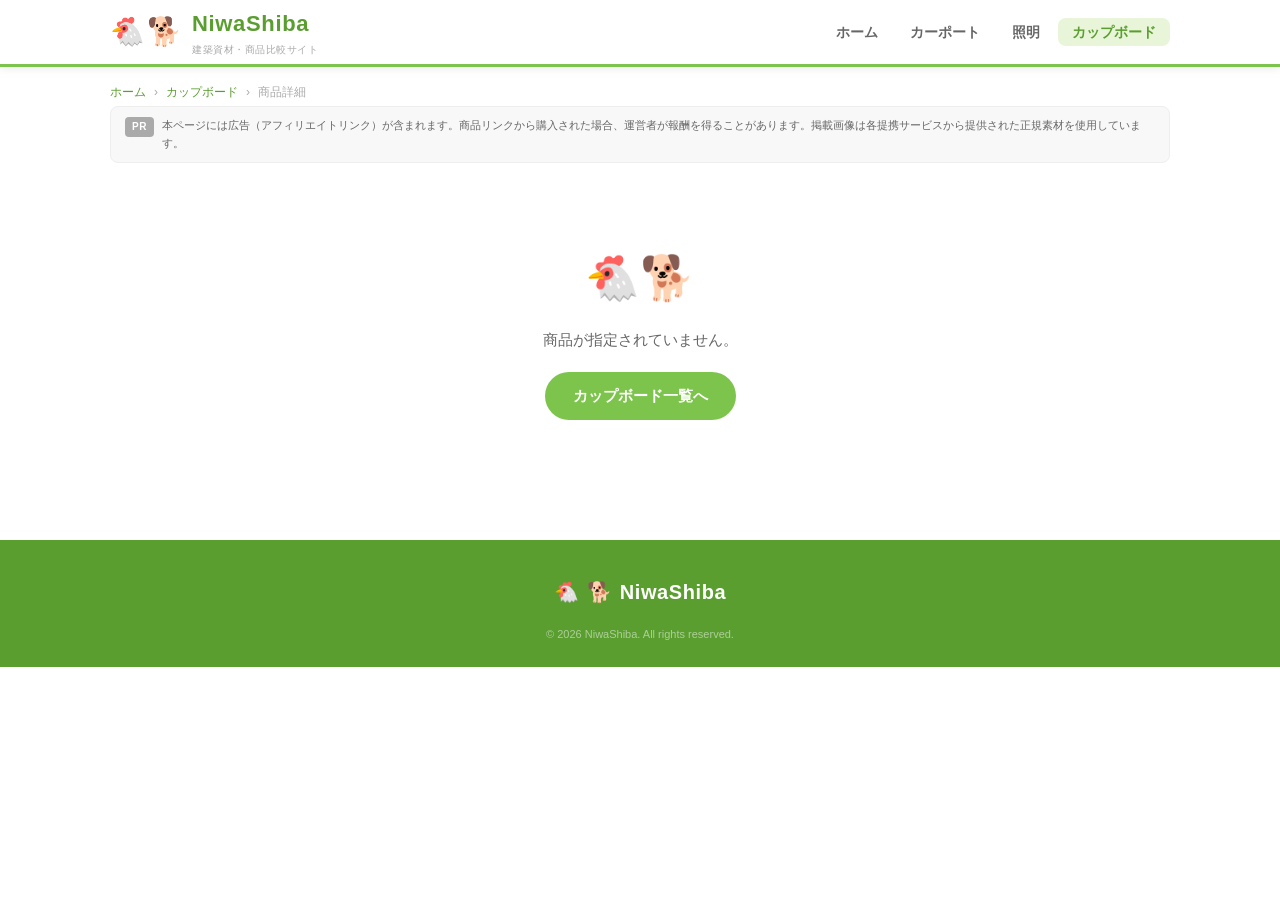
<file: category/cupboard-detail.html>
<!DOCTYPE html>
<html lang="ja">
<head>
  <meta charset="UTF-8">
  <meta name="viewport" content="width=device-width, initial-scale=1.0">
  <title>商品詳細 | NiwaShiba</title>
  <meta name="description" content="カップボード（食器棚・キッチン収納）の詳細スペック（幅・奥行・高さ・カラーなど）を確認できます。そのまま購入ページへ。">
  <link rel="stylesheet" href="../css/style.css">
</head>
<body>

  <!-- ヘッダー -->
  <header class="header">
    <div class="header-inner container">
      <a href="../index.html" class="logo">
        <div class="logo-characters">
          <span class="char-chicken" title="ニワトリ">🐔</span>
          <span class="char-dog" title="芝犬">🐕</span>
        </div>
        <div class="logo-text">
          <span class="logo-name">NiwaShiba</span>
          <span class="logo-tagline">建築資材・商品比較サイト</span>
        </div>
      </a>
      <nav class="nav-desktop">
        <ul>
          <li><a href="../index.html">ホーム</a></li>
          <li><a href="carport.html">カーポート</a></li>
          <li><a href="lighting.html">照明</a></li>
          <li><a href="cupboard.html" class="active">カップボード</a></li>
        </ul>
      </nav>
      <button class="hamburger" id="hamburgerBtn" aria-label="メニュー">
        <span></span><span></span><span></span>
      </button>
    </div>
    <nav class="nav-mobile" id="mobileNav">
      <ul>
        <li><a href="../index.html">ホーム</a></li>
        <li><a href="carport.html">カーポート</a></li>
        <li><a href="lighting.html">照明</a></li>
        <li><a href="cupboard.html" class="active">カップボード</a></li>
      </ul>
    </nav>
  </header>

  <!-- パンくず -->
  <div class="breadcrumb container">
    <a href="../index.html">ホーム</a>
    <span>›</span>
    <a href="cupboard.html">カップボード</a>
    <span>›</span>
    <span id="crumbName">商品詳細</span>
  </div>

  <!-- アフィリエイト表記（ステマ規制対応） -->
  <div class="container">
    <p class="affiliate-notice">
      <span class="affiliate-notice-tag">PR</span>
      本ページには広告（アフィリエイトリンク）が含まれます。商品リンクから購入された場合、運営者が報酬を得ることがあります。掲載画像は各提携サービスから提供された正規素材を使用しています。
    </p>
  </div>

  <!-- 詳細本体（JSで描画） -->
  <main class="detail container" id="detailMain">
    <p class="detail-loading">読み込み中…</p>
  </main>

  <!-- フッター -->
  <footer class="footer">
    <div class="container footer-inner">
      <div class="footer-logo">
        <span class="char-chicken">🐔</span>
        <span class="char-dog">🐕</span>
        <span class="logo-name">NiwaShiba</span>
      </div>
      <p class="footer-copy">&copy; 2026 NiwaShiba. All rights reserved.</p>
    </div>
  </footer>

  <script>window.NIWA_CATEGORY = 'cupboard';</script>
  <script src="../js/main.js"></script>
  <script src="../js/categories.js"></script>
  <script src="../js/detail.js"></script>
</body>
</html>
</file>
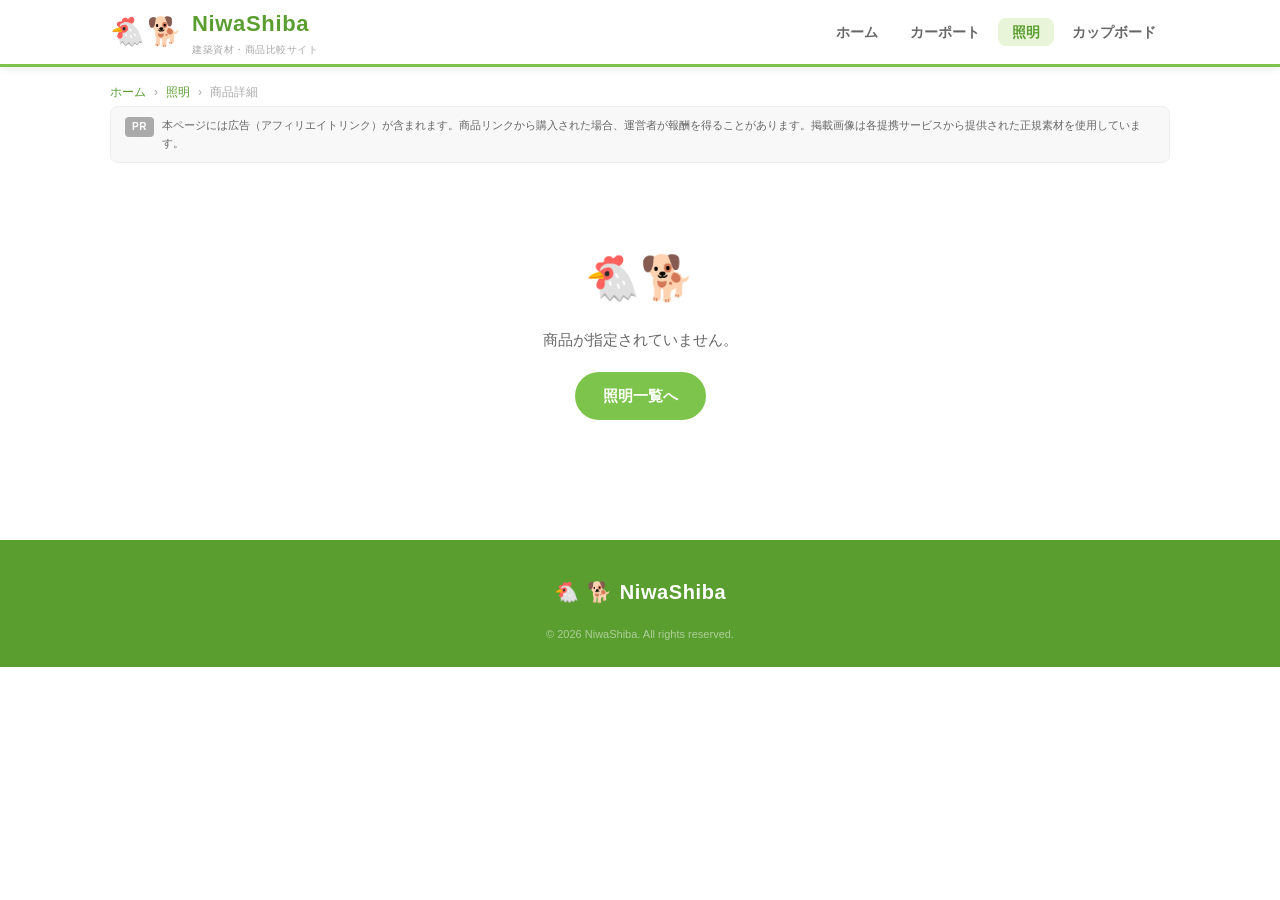
<file: category/lighting-detail.html>
<!DOCTYPE html>
<html lang="ja">
<head>
  <meta charset="UTF-8">
  <meta name="viewport" content="width=device-width, initial-scale=1.0">
  <title>商品詳細 | NiwaShiba</title>
  <meta name="description" content="照明の詳細スペック（適用畳数・明るさ・光色・取付方式など）を確認できます。そのまま購入ページへ。">
  <link rel="stylesheet" href="../css/style.css">
</head>
<body>

  <!-- ヘッダー -->
  <header class="header">
    <div class="header-inner container">
      <a href="../index.html" class="logo">
        <div class="logo-characters">
          <span class="char-chicken" title="ニワトリ">🐔</span>
          <span class="char-dog" title="芝犬">🐕</span>
        </div>
        <div class="logo-text">
          <span class="logo-name">NiwaShiba</span>
          <span class="logo-tagline">建築資材・商品比較サイト</span>
        </div>
      </a>
      <nav class="nav-desktop">
        <ul>
          <li><a href="../index.html">ホーム</a></li>
          <li><a href="carport.html">カーポート</a></li>
          <li><a href="lighting.html" class="active">照明</a></li>
          <li><a href="cupboard.html">カップボード</a></li>
        </ul>
      </nav>
      <button class="hamburger" id="hamburgerBtn" aria-label="メニュー">
        <span></span><span></span><span></span>
      </button>
    </div>
    <nav class="nav-mobile" id="mobileNav">
      <ul>
        <li><a href="../index.html">ホーム</a></li>
        <li><a href="carport.html">カーポート</a></li>
        <li><a href="lighting.html" class="active">照明</a></li>
        <li><a href="cupboard.html">カップボード</a></li>
      </ul>
    </nav>
  </header>

  <!-- パンくず -->
  <div class="breadcrumb container">
    <a href="../index.html">ホーム</a>
    <span>›</span>
    <a href="lighting.html">照明</a>
    <span>›</span>
    <span id="crumbName">商品詳細</span>
  </div>

  <!-- アフィリエイト表記（ステマ規制対応） -->
  <div class="container">
    <p class="affiliate-notice">
      <span class="affiliate-notice-tag">PR</span>
      本ページには広告（アフィリエイトリンク）が含まれます。商品リンクから購入された場合、運営者が報酬を得ることがあります。掲載画像は各提携サービスから提供された正規素材を使用しています。
    </p>
  </div>

  <!-- 詳細本体（JSで描画） -->
  <main class="detail container" id="detailMain">
    <p class="detail-loading">読み込み中…</p>
  </main>

  <!-- フッター -->
  <footer class="footer">
    <div class="container footer-inner">
      <div class="footer-logo">
        <span class="char-chicken">🐔</span>
        <span class="char-dog">🐕</span>
        <span class="logo-name">NiwaShiba</span>
      </div>
      <p class="footer-copy">&copy; 2026 NiwaShiba. All rights reserved.</p>
    </div>
  </footer>

  <script>window.NIWA_CATEGORY = 'lighting';</script>
  <script src="../js/main.js"></script>
  <script src="../js/categories.js"></script>
  <script src="../js/detail.js"></script>
</body>
</html>
</file>
<file: css/style.css>
/* ===========================
   NiwaShiba - メインスタイル
   黄緑2割 / 白8割
=========================== */

/* リセット & ベース */
*, *::before, *::after {
  box-sizing: border-box;
  margin: 0;
  padding: 0;
}

:root {
  --green-main:   #7DC44C;   /* 黄緑メイン */
  --green-dark:   #5A9E30;   /* 黄緑ダーク */
  --green-light:  #E8F5D8;   /* 薄い黄緑（背景用） */
  --green-pale:   #F3FAE8;   /* さらに薄い黄緑 */
  --white:        #FFFFFF;
  --gray-100:     #F8F8F8;
  --gray-200:     #EEEEEE;
  --gray-400:     #AAAAAA;
  --gray-600:     #666666;
  --gray-800:     #333333;
  --accent:       #F4A528;   /* アクセント（ニワトリの黄） */

  --font-base: 'Helvetica Neue', Arial, 'Hiragino Kaku Gothic ProN', 'Hiragino Sans', Meiryo, sans-serif;
  --radius-sm: 8px;
  --radius-md: 14px;
  --radius-lg: 20px;
  --shadow-sm: 0 2px 8px rgba(0,0,0,.08);
  --shadow-md: 0 4px 18px rgba(0,0,0,.12);
  --transition: .2s ease;
}

html {
  scroll-behavior: smooth;
}

body {
  font-family: var(--font-base);
  color: var(--gray-800);
  background: var(--white);
  line-height: 1.6;
  min-height: 100vh;
}

a {
  color: inherit;
  text-decoration: none;
}

ul { list-style: none; }

img { max-width: 100%; display: block; }

.container {
  max-width: 1100px;
  margin: 0 auto;
  padding: 0 20px;
}

/* ===========================
   ヘッダー
=========================== */
.header {
  background: var(--white);
  border-bottom: 3px solid var(--green-main);
  position: sticky;
  top: 0;
  z-index: 100;
  box-shadow: var(--shadow-sm);
}

.header-inner {
  display: flex;
  align-items: center;
  justify-content: space-between;
  height: 64px;
}

/* ロゴ */
.logo {
  display: flex;
  align-items: center;
  gap: 10px;
}

.logo-characters {
  display: flex;
  gap: 2px;
  font-size: 28px;
  line-height: 1;
}

.logo-text {
  display: flex;
  flex-direction: column;
}

.logo-name {
  font-size: 22px;
  font-weight: 800;
  color: var(--green-dark);
  letter-spacing: .03em;
}

.logo-tagline {
  font-size: 10px;
  color: var(--gray-400);
  letter-spacing: .05em;
}

/* PCナビ */
.nav-desktop ul {
  display: flex;
  gap: 4px;
}

.nav-desktop a {
  padding: 6px 14px;
  border-radius: var(--radius-sm);
  font-size: 14px;
  font-weight: 600;
  color: var(--gray-600);
  transition: background var(--transition), color var(--transition);
}

.nav-desktop a:hover,
.nav-desktop a.active {
  background: var(--green-light);
  color: var(--green-dark);
}

/* ハンバーガー */
.hamburger {
  display: none;
  flex-direction: column;
  gap: 5px;
  background: none;
  border: none;
  cursor: pointer;
  padding: 6px;
  border-radius: var(--radius-sm);
}

.hamburger span {
  display: block;
  width: 24px;
  height: 2.5px;
  background: var(--green-dark);
  border-radius: 2px;
  transition: transform .3s, opacity .3s;
}

.hamburger.open span:nth-child(1) { transform: translateY(7.5px) rotate(45deg); }
.hamburger.open span:nth-child(2) { opacity: 0; }
.hamburger.open span:nth-child(3) { transform: translateY(-7.5px) rotate(-45deg); }

/* スマホナビ */
.nav-mobile {
  display: none;
  background: var(--green-pale);
  border-top: 1px solid var(--green-light);
}

.nav-mobile.open {
  display: block;
}

.nav-mobile ul {
  padding: 8px 0;
}

.nav-mobile a {
  display: block;
  padding: 12px 24px;
  font-size: 15px;
  font-weight: 600;
  color: var(--gray-700);
  transition: background var(--transition);
}

.nav-mobile a:hover {
  background: var(--green-light);
  color: var(--green-dark);
}

/* ===========================
   ヒーロー
=========================== */
.hero {
  background: linear-gradient(135deg, var(--green-pale) 0%, var(--white) 60%);
  padding: 56px 0 40px;
  border-bottom: 1px solid var(--green-light);
}

.hero-inner {
  display: flex;
  align-items: center;
  justify-content: space-between;
  gap: 32px;
  flex-wrap: wrap;
}

.hero-text {
  flex: 1;
  min-width: 260px;
}

.hero-text h1 {
  font-size: clamp(24px, 4vw, 38px);
  font-weight: 800;
  line-height: 1.35;
  color: var(--gray-800);
  margin-bottom: 14px;
}

.hero-text p {
  font-size: 15px;
  color: var(--gray-600);
  margin-bottom: 28px;
  line-height: 1.8;
}

/* ボタン */
.btn {
  display: inline-block;
  padding: 12px 28px;
  border-radius: 50px;
  font-size: 15px;
  font-weight: 700;
  transition: transform var(--transition), box-shadow var(--transition);
  cursor: pointer;
}

.btn:hover {
  transform: translateY(-2px);
  box-shadow: var(--shadow-md);
}

.btn-primary {
  background: var(--green-main);
  color: var(--white);
}

.btn-primary:hover {
  background: var(--green-dark);
}

/* マスコット */
.hero-mascot {
  position: relative;
  display: flex;
  flex-direction: column;
  align-items: center;
}

.mascot-bubble {
  background: var(--white);
  border: 2px solid var(--green-main);
  border-radius: 20px 20px 20px 4px;
  padding: 8px 16px;
  font-size: 13px;
  font-weight: 700;
  color: var(--green-dark);
  margin-bottom: 8px;
  box-shadow: var(--shadow-sm);
}

.mascot-pair {
  display: flex;
  gap: 12px;
  align-items: flex-end;
}

.mascot {
  display: flex;
  flex-direction: column;
  align-items: center;
  gap: 4px;
  animation: bounce 2.4s ease-in-out infinite;
}

.mascot-dog {
  animation-delay: .4s;
}

.mascot-name {
  font-size: 12px;
  font-weight: 700;
  color: var(--green-dark);
}

@keyframes bounce {
  0%, 100% { transform: translateY(0); }
  50%       { transform: translateY(-8px); }
}

/* ===========================
   セクション共通
=========================== */
.section {
  padding: 56px 0;
}

.section--green {
  background: var(--green-pale);
}

.section-title {
  font-size: clamp(20px, 3vw, 28px);
  font-weight: 800;
  color: var(--gray-800);
  margin-bottom: 32px;
  text-align: center;
  position: relative;
  padding-bottom: 14px;
}

.section-title::after {
  content: '';
  display: block;
  width: 48px;
  height: 4px;
  background: var(--green-main);
  border-radius: 2px;
  margin: 10px auto 0;
}

/* ===========================
   カテゴリーグリッド
=========================== */
.category-grid {
  display: grid;
  grid-template-columns: repeat(auto-fill, minmax(160px, 1fr));
  gap: 16px;
}

.category-card {
  display: flex;
  flex-direction: column;
  align-items: center;
  text-align: center;
  background: var(--white);
  border: 2px solid var(--gray-200);
  border-radius: var(--radius-md);
  padding: 22px 12px 18px;
  gap: 6px;
  transition: border-color var(--transition), box-shadow var(--transition), transform var(--transition);
  cursor: pointer;
}

.category-card:hover {
  border-color: var(--green-main);
  box-shadow: var(--shadow-md);
  transform: translateY(-3px);
}

.category-icon {
  font-size: 34px;
  line-height: 1;
  margin-bottom: 4px;
}

.category-name {
  font-size: 14px;
  font-weight: 700;
  color: var(--gray-800);
}

.category-desc {
  font-size: 11px;
  color: var(--gray-400);
  line-height: 1.4;
}

.category-card--more {
  border-style: dashed;
  border-color: var(--green-main);
  color: var(--green-dark);
}

.category-card--more .category-icon {
  font-size: 28px;
  color: var(--green-main);
  font-weight: 300;
}

.category-card--more .category-name {
  color: var(--green-dark);
}

/* Coming Soon（準備中・選択不可） */
.category-card--soon {
  position: relative;
  background: var(--gray-100);
  border-color: var(--gray-200);
  cursor: not-allowed;
  pointer-events: none;
}

.category-card--soon:hover {
  border-color: var(--gray-200);
  box-shadow: none;
  transform: none;
}

.category-card--soon .category-icon,
.category-card--soon .category-name,
.category-card--soon .category-desc {
  opacity: .45;
  filter: grayscale(60%);
}

.soon-badge {
  position: absolute;
  top: 8px;
  right: 8px;
  background: var(--gray-400);
  color: var(--white);
  font-size: 9px;
  font-weight: 700;
  letter-spacing: .03em;
  padding: 3px 7px;
  border-radius: 10px;
  line-height: 1;
}

/* ===========================
   特徴セクション
=========================== */
.features-grid {
  display: grid;
  grid-template-columns: repeat(auto-fit, minmax(240px, 1fr));
  gap: 24px;
}

.feature-item {
  background: var(--white);
  border-radius: var(--radius-md);
  padding: 28px 24px;
  text-align: center;
  box-shadow: var(--shadow-sm);
  border: 1px solid var(--green-light);
}

.feature-icon {
  font-size: 40px;
  margin-bottom: 14px;
}

.feature-item h3 {
  font-size: 17px;
  font-weight: 700;
  color: var(--green-dark);
  margin-bottom: 8px;
}

.feature-item p {
  font-size: 13px;
  color: var(--gray-600);
  line-height: 1.7;
}

/* ===========================
   価値訴求：選び方3ステップ
=========================== */
.howto-lead {
  text-align: center;
  font-size: 16px;
  line-height: 2;
  color: var(--gray-800);
  margin: -12px auto 36px;
  max-width: 680px;
}

.howto-lead strong {
  color: var(--green-dark);
  font-weight: 800;
  background: linear-gradient(transparent 65%, rgba(125,196,76,.28) 65%);
}

.howto-steps {
  display: flex;
  align-items: stretch;
  justify-content: center;
  gap: 14px;
}

.howto-step {
  position: relative;
  flex: 1 1 0;
  max-width: 300px;
  background: var(--white);
  border: 1px solid var(--green-light);
  border-radius: var(--radius-md);
  box-shadow: var(--shadow-sm);
  padding: 28px 20px 22px;
  text-align: center;
}

.howto-num {
  position: absolute;
  top: -16px;
  left: 50%;
  transform: translateX(-50%);
  width: 32px;
  height: 32px;
  border-radius: 50%;
  background: var(--green-main);
  color: var(--white);
  font-size: 16px;
  font-weight: 800;
  display: flex;
  align-items: center;
  justify-content: center;
  box-shadow: var(--shadow-sm);
}

.howto-icon {
  font-size: 44px;
  margin: 6px 0 10px;
}

.howto-step h3 {
  font-size: 16px;
  font-weight: 800;
  color: var(--gray-800);
  margin-bottom: 8px;
}

.howto-step p {
  font-size: 13px;
  color: var(--gray-600);
  line-height: 1.7;
}

.howto-arrow {
  display: flex;
  align-items: center;
  font-size: 26px;
  font-weight: 700;
  color: var(--green-main);
  flex-shrink: 0;
}

.howto-cta {
  text-align: center;
  margin-top: 32px;
}

/* ===========================
   フッター
=========================== */
.footer {
  background: var(--green-dark);
  color: var(--white);
  padding: 36px 0 24px;
}

.footer-inner {
  display: flex;
  flex-direction: column;
  align-items: center;
  gap: 18px;
  text-align: center;
}

.footer-logo {
  display: flex;
  align-items: center;
  gap: 8px;
  font-size: 20px;
}

.footer-logo .logo-name {
  color: var(--white);
  font-size: 20px;
}

.footer-nav ul {
  display: flex;
  flex-wrap: wrap;
  gap: 4px 20px;
  justify-content: center;
}

.footer-nav a {
  font-size: 13px;
  color: rgba(255,255,255,.75);
  transition: color var(--transition);
}

.footer-nav a:hover {
  color: var(--white);
}

.footer-copy {
  font-size: 11px;
  color: rgba(255,255,255,.5);
}

/* ===========================
   パンくず / ページ見出し
=========================== */
.breadcrumb {
  display: flex;
  align-items: center;
  gap: 8px;
  font-size: 12px;
  color: var(--gray-400);
  padding-top: 16px;
  padding-bottom: 4px;
}

.breadcrumb a {
  color: var(--green-dark);
}

.breadcrumb a:hover {
  text-decoration: underline;
}

.page-head {
  display: flex;
  align-items: center;
  justify-content: space-between;
  gap: 16px;
  padding-top: 16px;
  padding-bottom: 24px;
  border-bottom: 2px solid var(--green-light);
  margin-bottom: 24px;
}

.page-head-text h1 {
  font-size: clamp(20px, 3vw, 28px);
  font-weight: 800;
  color: var(--gray-800);
  margin-bottom: 8px;
}

.page-head-text p {
  font-size: 13px;
  color: var(--gray-600);
}

.page-head-mascot {
  font-size: 36px;
  flex-shrink: 0;
}

/* ===========================
   カタログ（絞り込み + 一覧）
=========================== */
.catalog {
  display: block;
  padding-bottom: 80px;
}

/* --- 絞り込み（上部・横並び） --- */
.filters {
  background: var(--white);
  border: 1px solid var(--green-light);
  border-radius: var(--radius-md);
  padding: 16px 20px;
  margin-bottom: 24px;
  display: flex;
  flex-wrap: wrap;
  gap: 0 28px;
}

.filters-head {
  flex: 1 0 100%;
  display: flex;
  align-items: center;
  justify-content: space-between;
  margin-bottom: 6px;
}

.filters-head h2 {
  font-size: 16px;
  font-weight: 800;
  color: var(--green-dark);
}

.filters-reset {
  background: none;
  border: none;
  color: var(--gray-400);
  font-size: 12px;
  cursor: pointer;
  text-decoration: underline;
}

.filters-reset:hover {
  color: var(--green-dark);
}

.filter-group {
  padding: 12px 0;
  flex: 1 1 auto;
  min-width: 130px;
}

.filter-group h3 {
  font-size: 13px;
  font-weight: 700;
  color: var(--gray-800);
  margin-bottom: 8px;
}

.filter-options {
  display: flex;
  flex-flow: row wrap;
  gap: 6px 16px;
}

.filter-options label {
  display: flex;
  align-items: center;
  gap: 7px;
  font-size: 13px;
  color: var(--gray-600);
  cursor: pointer;
}

.filter-options input {
  accent-color: var(--green-main);
  width: 15px;
  height: 15px;
}

/* --- 一覧ツールバー --- */
.products-toolbar {
  display: flex;
  align-items: center;
  justify-content: space-between;
  margin-bottom: 16px;
  flex-wrap: wrap;
  gap: 10px;
}

.products-count {
  font-size: 14px;
  font-weight: 700;
  color: var(--gray-800);
}

.sort-control {
  font-size: 13px;
  color: var(--gray-600);
}

.sort-control select {
  font-size: 13px;
  padding: 6px 10px;
  border: 1px solid var(--gray-200);
  border-radius: var(--radius-sm);
  background: var(--white);
  cursor: pointer;
}

/* --- 商品グリッド --- */
.product-grid {
  display: grid;
  grid-template-columns: repeat(auto-fill, minmax(220px, 1fr));
  gap: 18px;
}

.product-card {
  background: var(--white);
  border: 1px solid var(--gray-200);
  border-radius: var(--radius-md);
  overflow: hidden;
  display: flex;
  flex-direction: column;
  transition: box-shadow var(--transition), transform var(--transition);
}

.product-card:hover {
  box-shadow: var(--shadow-md);
  transform: translateY(-3px);
}

.product-thumb {
  position: relative;
  aspect-ratio: 4 / 3;
  background: var(--green-pale);
  display: flex;
  align-items: center;
  justify-content: center;
}

.product-thumb img {
  width: 100%;
  height: 100%;
  object-fit: cover;
}

.product-thumb img.noimg {
  width: 100%;
  height: 100%;
}

.product-thumb img.noimg::after,
.product-thumb::before {
  content: var(--thumb-emoji, '🚗');
  position: absolute;
  inset: 0;
  display: flex;
  align-items: center;
  justify-content: center;
  font-size: 44px;
  opacity: .25;
  z-index: 0;
}

.product-thumb img {
  position: relative;
  z-index: 1;
}

.product-maker {
  position: absolute;
  top: 8px;
  left: 8px;
  z-index: 2;
  background: var(--green-dark);
  color: var(--white);
  font-size: 11px;
  font-weight: 700;
  padding: 3px 9px;
  border-radius: 10px;
}

.product-body {
  padding: 14px;
  display: flex;
  flex-direction: column;
  gap: 10px;
  flex: 1;
}

.product-name {
  font-size: 15px;
  font-weight: 700;
  color: var(--gray-800);
  line-height: 1.4;
}

.product-specs {
  display: flex;
  flex-direction: column;
  gap: 4px;
}

.spec-row {
  display: flex;
  justify-content: space-between;
  font-size: 12px;
  border-bottom: 1px dashed var(--gray-200);
  padding-bottom: 3px;
}

.spec-label {
  color: var(--gray-400);
}

.spec-value {
  color: var(--gray-800);
  font-weight: 600;
}

.product-foot {
  margin-top: auto;
  padding-top: 8px;
  display: flex;
  align-items: center;
  justify-content: space-between;
  gap: 8px;
  border-top: 1px solid var(--gray-200);
}

.product-name a:hover {
  color: var(--green-dark);
  text-decoration: underline;
}

.product-detail-link {
  font-size: 12px;
  font-weight: 700;
  color: var(--green-dark);
  white-space: nowrap;
}

.product-detail-link:hover {
  text-decoration: underline;
}

.compare-check {
  display: flex;
  align-items: center;
  gap: 7px;
  font-size: 13px;
  font-weight: 600;
  color: var(--green-dark);
  cursor: pointer;
}

.compare-check input {
  accent-color: var(--green-main);
  width: 16px;
  height: 16px;
}

.products-empty {
  text-align: center;
  color: var(--gray-400);
  padding: 40px 0;
  font-size: 14px;
}

/* ===========================
   比較バー（固定）
=========================== */
.compare-bar {
  position: fixed;
  left: 0;
  right: 0;
  bottom: 0;
  z-index: 90;
  background: var(--white);
  border-top: 3px solid var(--green-main);
  box-shadow: 0 -4px 18px rgba(0,0,0,.1);
  padding: 12px 0;
}

.compare-bar-inner {
  display: flex;
  align-items: center;
  justify-content: space-between;
  gap: 14px;
}

.compare-bar-count {
  font-size: 14px;
  color: var(--gray-800);
}

.compare-bar-count strong {
  color: var(--green-dark);
  font-size: 18px;
}

.compare-bar-actions {
  display: flex;
  align-items: center;
  gap: 12px;
}

.compare-bar-clear {
  background: none;
  border: none;
  color: var(--gray-400);
  font-size: 13px;
  cursor: pointer;
  text-decoration: underline;
}

.compare-bar-clear:hover {
  color: var(--green-dark);
}

.btn-sm {
  padding: 7px 16px;
  font-size: 13px;
}

/* ===========================
   比較ページ
=========================== */
.compare-main {
  padding-bottom: 60px;
}

.compare-empty {
  text-align: center;
  padding: 50px 20px;
}

.compare-empty-mascot {
  font-size: 48px;
  margin-bottom: 16px;
}

.compare-empty p {
  font-size: 15px;
  color: var(--gray-600);
  margin-bottom: 20px;
}

.compare-table-wrap {
  overflow-x: auto;
  border: 1px solid var(--green-light);
  border-radius: var(--radius-md);
}

.compare-table {
  border-collapse: collapse;
  width: 100%;
  min-width: 480px;
}

.compare-table th,
.compare-table td {
  border: 1px solid var(--gray-200);
  padding: 12px 14px;
  text-align: center;
  font-size: 13px;
}

.compare-th-label,
.compare-row-label {
  background: var(--green-pale);
  color: var(--gray-800);
  font-weight: 700;
  text-align: left;
  white-space: nowrap;
  position: sticky;
  left: 0;
  z-index: 1;
}

.compare-th-product {
  background: var(--white);
  min-width: 160px;
  vertical-align: top;
}

.compare-prod-head {
  display: flex;
  flex-direction: column;
  align-items: center;
  gap: 8px;
}

.compare-prod-thumb {
  width: 100%;
  aspect-ratio: 4 / 3;
  background: var(--green-pale);
  border-radius: var(--radius-sm);
  overflow: hidden;
  position: relative;
}

.compare-prod-thumb::before {
  content: var(--thumb-emoji, '🚗');
  position: absolute;
  inset: 0;
  display: flex;
  align-items: center;
  justify-content: center;
  font-size: 32px;
  opacity: .25;
}

.compare-prod-thumb img {
  position: relative;
  width: 100%;
  height: 100%;
  object-fit: cover;
}

.compare-prod-name {
  font-size: 13px;
  font-weight: 700;
  color: var(--gray-800);
  line-height: 1.4;
}

.compare-remove {
  background: none;
  border: 1px solid var(--gray-200);
  color: var(--gray-400);
  font-size: 11px;
  padding: 3px 10px;
  border-radius: 12px;
  cursor: pointer;
  transition: var(--transition);
}

.compare-remove:hover {
  border-color: #e57373;
  color: #e57373;
}

.compare-cell.is-unknown,
.is-unknown {
  color: var(--gray-400);
  font-style: italic;
}

.compare-cell.is-best {
  background: var(--green-light);
  font-weight: 700;
  color: var(--green-dark);
}

.best-badge {
  color: var(--green-main);
  margin-left: 4px;
}

/* 比較表：商品名・画像をアフィリンク化 */
.compare-prod-link {
  display: block;
  color: inherit;
  border-radius: var(--radius-sm);
  transition: background var(--transition);
}
a.compare-prod-link:hover {
  background: var(--green-pale);
}
a.compare-prod-link:hover .compare-prod-name {
  color: var(--green-dark);
  text-decoration: underline;
}

/* 比較表：購入リンク行 */
.compare-buy-wrap {
  display: flex;
  flex-direction: column;
  align-items: center;
  gap: 6px;
}

.compare-buy {
  display: inline-block;
  background: var(--accent);
  color: var(--white);
  font-size: 13px;
  font-weight: 700;
  padding: 8px 16px;
  border-radius: 50px;
  white-space: nowrap;
  transition: transform var(--transition), box-shadow var(--transition);
}
.compare-buy:hover {
  transform: translateY(-2px);
  box-shadow: var(--shadow-md);
}

.compare-official {
  font-size: 11px;
  color: var(--green-dark);
  text-decoration: underline;
}

/* ===========================
   アフィリエイト表記 / クレジット
=========================== */
.affiliate-notice {
  display: flex;
  align-items: flex-start;
  gap: 8px;
  background: var(--gray-100);
  border: 1px solid var(--gray-200);
  border-radius: var(--radius-sm);
  padding: 10px 14px;
  font-size: 11px;
  color: var(--gray-600);
  line-height: 1.6;
  margin-bottom: 20px;
}

.affiliate-notice-tag {
  flex-shrink: 0;
  background: var(--gray-400);
  color: var(--white);
  font-size: 10px;
  font-weight: 700;
  padding: 2px 7px;
  border-radius: 4px;
  letter-spacing: .05em;
}

/* 一覧カード：画像クレジット */
.product-credit {
  position: absolute;
  left: 0;
  right: 0;
  bottom: 0;
  z-index: 2;
  background: rgba(0,0,0,.45);
  color: var(--white);
  font-size: 9px;
  padding: 2px 6px;
  line-height: 1.3;
  white-space: nowrap;
  overflow: hidden;
  text-overflow: ellipsis;
}

/* 一覧カード：購入（アフィリ）ボタン */
.product-buy {
  display: block;
  margin-top: 8px;
  text-align: center;
  background: var(--accent);
  color: var(--white);
  font-size: 13px;
  font-weight: 700;
  padding: 8px 10px;
  border-radius: var(--radius-sm);
  transition: var(--transition);
}

.product-buy:hover {
  filter: brightness(.95);
}

/* 詳細：購入ボタン */
.btn-buy {
  display: inline-block;
  padding: 12px 28px;
  border-radius: 50px;
  font-size: 15px;
  font-weight: 700;
  background: var(--accent);
  color: var(--white);
  transition: transform var(--transition), box-shadow var(--transition);
}

.btn-buy:hover {
  transform: translateY(-2px);
  box-shadow: var(--shadow-md);
}

/* 詳細：画像クレジット */
.detail-image-credit {
  font-size: 11px;
  color: var(--gray-400);
  padding: 6px 10px;
  background: var(--white);
  border-top: 1px solid var(--green-light);
}

.detail-ad-note {
  font-size: 11px;
  color: var(--gray-400);
  margin-top: 10px;
}

/* バリエーション（サイズ選択） */
.variant-select {
  margin: 4px 0 20px;
  padding: 14px 16px;
  background: var(--green-pale);
  border-radius: var(--radius-md);
}

.variant-select-head {
  font-size: 14px;
  font-weight: 700;
  color: var(--gray-800);
  margin-bottom: 10px;
}

.variant-select-head span {
  font-size: 11px;
  font-weight: 400;
  color: var(--gray-400);
}

.variant-group {
  display: flex;
  align-items: flex-start;
  gap: 10px;
  margin-bottom: 8px;
}

.variant-group-label {
  flex-shrink: 0;
  width: 64px;
  font-size: 12px;
  font-weight: 700;
  color: var(--green-dark);
  padding-top: 7px;
}

.variant-btns {
  display: flex;
  flex-wrap: wrap;
  gap: 6px;
}

.variant-btn {
  display: flex;
  flex-direction: column;
  align-items: center;
  gap: 1px;
  background: var(--white);
  border: 1.5px solid var(--gray-200);
  border-radius: var(--radius-sm);
  padding: 6px 12px;
  font-size: 13px;
  font-weight: 700;
  color: var(--gray-800);
  cursor: pointer;
  transition: var(--transition);
}

.variant-btn small {
  font-size: 10px;
  font-weight: 600;
  color: var(--gray-400);
}

.variant-btn:hover {
  border-color: var(--green-main);
}

.variant-btn.is-active {
  border-color: var(--green-main);
  background: var(--green-main);
  color: var(--white);
}

.variant-btn.is-active small {
  color: rgba(255,255,255,.85);
}

.detail-price-note {
  font-size: 11px;
  color: var(--gray-400);
  margin-left: 8px;
}

/* カラー・オプション情報 */
.detail-options {
  margin-bottom: 32px;
  padding: 18px 20px;
  border: 1px solid var(--green-light);
  border-radius: var(--radius-md);
}

.opt-row {
  display: flex;
  align-items: flex-start;
  gap: 14px;
  padding: 8px 0;
  border-bottom: 1px dashed var(--gray-200);
}

.opt-row:last-of-type {
  border-bottom: none;
}

.opt-label {
  flex-shrink: 0;
  width: 130px;
  font-size: 13px;
  font-weight: 700;
  color: var(--gray-800);
  padding-top: 4px;
}

.chip {
  display: inline-block;
  background: var(--green-light);
  color: var(--green-dark);
  font-size: 12px;
  font-weight: 600;
  padding: 4px 11px;
  border-radius: 14px;
  margin: 0 5px 5px 0;
}

/* ===========================
   商品詳細ページ
=========================== */
.detail {
  padding-bottom: 60px;
}

.detail-loading {
  text-align: center;
  color: var(--gray-400);
  padding: 60px 0;
}

.detail-top {
  display: grid;
  grid-template-columns: 1fr 1fr;
  gap: 32px;
  align-items: start;
  margin-bottom: 36px;
}

.detail-image {
  border: 1px solid var(--green-light);
  border-radius: var(--radius-md);
  overflow: hidden;
  background: var(--green-pale);
}

.detail-image img {
  width: 100%;
  display: block;
}

.detail-maker {
  display: inline-block;
  background: var(--green-dark);
  color: var(--white);
  font-size: 12px;
  font-weight: 700;
  padding: 4px 12px;
  border-radius: 12px;
  margin-bottom: 12px;
}

.detail-name {
  font-size: clamp(22px, 3vw, 30px);
  font-weight: 800;
  color: var(--gray-800);
  line-height: 1.4;
  margin-bottom: 16px;
}

.detail-price {
  display: flex;
  align-items: baseline;
  gap: 6px;
  margin-bottom: 22px;
  padding-bottom: 22px;
  border-bottom: 2px solid var(--green-light);
}

.detail-price-num {
  font-size: 30px;
  font-weight: 800;
  color: var(--green-dark);
}

.detail-price-tax {
  font-size: 13px;
  color: var(--gray-400);
}

.detail-highlights {
  display: grid;
  grid-template-columns: 1fr 1fr;
  gap: 12px;
  margin-bottom: 26px;
}

.detail-highlights li {
  display: flex;
  flex-direction: column;
  gap: 2px;
  background: var(--green-pale);
  border-radius: var(--radius-sm);
  padding: 10px 14px;
  font-size: 15px;
  font-weight: 700;
  color: var(--gray-800);
}

.detail-highlights li span {
  font-size: 11px;
  font-weight: 600;
  color: var(--gray-400);
}

.detail-actions {
  display: flex;
  flex-wrap: wrap;
  gap: 12px;
}

.btn-outline {
  display: inline-block;
  padding: 12px 28px;
  border-radius: 50px;
  font-size: 15px;
  font-weight: 700;
  background: var(--white);
  color: var(--green-dark);
  border: 2px solid var(--green-main);
  transition: var(--transition);
  cursor: pointer;
}

.btn-outline:hover {
  background: var(--green-light);
}

.btn.is-added {
  background: var(--green-dark);
}

/* 詳細スペック表 */
.detail-specs-title {
  font-size: 18px;
  font-weight: 800;
  color: var(--gray-800);
  margin-bottom: 14px;
  padding-bottom: 10px;
  border-bottom: 2px solid var(--green-main);
}

.spec-table {
  width: 100%;
  border-collapse: collapse;
}

.spec-table th,
.spec-table td {
  border: 1px solid var(--gray-200);
  padding: 11px 16px;
  font-size: 14px;
  text-align: left;
}

.spec-table th {
  background: var(--green-pale);
  color: var(--gray-800);
  font-weight: 700;
  width: 38%;
  white-space: nowrap;
}

.detail-note {
  font-size: 12px;
  color: var(--gray-400);
  margin-top: 10px;
}

.detail-foot {
  display: flex;
  align-items: center;
  justify-content: space-between;
  gap: 14px;
  margin-top: 36px;
  flex-wrap: wrap;
}

.detail-back {
  font-size: 14px;
  font-weight: 700;
  color: var(--green-dark);
}

.detail-back:hover {
  text-decoration: underline;
}

.detail-notfound {
  text-align: center;
  padding: 60px 20px;
}

.detail-notfound-mascot {
  font-size: 44px;
  margin-bottom: 14px;
}

.detail-notfound p {
  font-size: 15px;
  color: var(--gray-600);
  margin-bottom: 20px;
}

/* ===========================
   レスポンシブ
=========================== */
@media (max-width: 768px) {
  .nav-desktop { display: none; }
  .hamburger   { display: flex; }

  .hero {
    padding: 36px 0 28px;
  }

  .hero-inner {
    flex-direction: column;
    text-align: center;
  }

  .hero-text {
    order: 2;
  }

  .hero-mascot {
    order: 1;
  }

  .mascot svg {
    width: 72px;
    height: 86px;
  }

  .category-grid {
    grid-template-columns: repeat(auto-fill, minmax(130px, 1fr));
    gap: 12px;
  }

  .category-card {
    padding: 16px 8px 14px;
  }

  .category-icon {
    font-size: 28px;
  }

  .features-grid {
    grid-template-columns: 1fr;
  }

  /* 3ステップ：縦積み・矢印を下向きに */
  .howto-steps {
    flex-direction: column;
    align-items: center;
  }

  .howto-step {
    max-width: 100%;
    width: 100%;
  }

  .howto-arrow {
    transform: rotate(90deg);
    justify-content: center;
  }

  .howto-lead {
    font-size: 14px;
  }

  /* カタログ：1カラム化、フィルタを上部に */
  .catalog {
    grid-template-columns: 1fr;
    gap: 18px;
  }

  .filters {
    position: static;
    top: auto;
  }

  /* フィルタ項目を横並びにして省スペース化 */
  .filter-options {
    flex-direction: row;
    flex-wrap: wrap;
    gap: 6px 14px;
  }

  .product-grid {
    grid-template-columns: repeat(auto-fill, minmax(150px, 1fr));
    gap: 12px;
  }

  .page-head-mascot {
    font-size: 28px;
  }

  /* カード下部を縦積みにして窮屈さを解消 */
  .product-foot {
    flex-direction: column;
    align-items: flex-start;
    gap: 8px;
  }

  /* 詳細ページ：1カラム化 */
  .detail-top {
    grid-template-columns: 1fr;
    gap: 20px;
  }
}

@media (max-width: 400px) {
  .category-grid {
    grid-template-columns: repeat(2, 1fr);
  }

  .logo-tagline {
    display: none;
  }

  .product-grid {
    grid-template-columns: repeat(2, 1fr);
  }

  /* スペック行を縦積みにして長い範囲値も読みやすく */
  .spec-row {
    flex-direction: column;
    gap: 1px;
    padding-bottom: 5px;
  }

  .spec-value {
    align-self: flex-start;
  }

  .compare-bar-inner {
    flex-direction: column;
    gap: 8px;
  }

  .compare-bar-actions {
    width: 100%;
    justify-content: space-between;
  }
}

/* ===========================
   ドキュメント／ガイド／規約ページ
=========================== */
.doc {
  max-width: 820px;
  padding: 8px 20px 64px;
}
.doc-title {
  font-size: clamp(22px, 3.4vw, 30px);
  font-weight: 800;
  color: var(--gray-800);
  margin: 14px 0 6px;
}
.doc-updated {
  font-size: 12px;
  color: var(--gray-400);
  margin-bottom: 24px;
}
.doc-lead {
  font-size: 15px;
  line-height: 1.9;
  color: var(--gray-700);
  background: var(--green-pale);
  border-radius: var(--radius-md);
  padding: 16px 20px;
  margin-bottom: 28px;
}
.doc h2 {
  font-size: 20px;
  font-weight: 800;
  color: var(--green-dark);
  margin: 34px 0 12px;
  padding-bottom: 8px;
  border-bottom: 2px solid var(--green-light);
}
.doc h3 {
  font-size: 16px;
  font-weight: 700;
  color: var(--gray-800);
  margin: 22px 0 8px;
}
.doc p, .doc li {
  font-size: 14.5px;
  line-height: 1.95;
  color: var(--gray-700);
}
.doc p { margin-bottom: 14px; }
.doc ul, .doc ol {
  margin: 0 0 16px 1.2em;
  list-style: revert;
}
.doc li { margin-bottom: 6px; }
.doc strong { color: var(--gray-800); font-weight: 700; }
.doc a { color: var(--green-dark); text-decoration: underline; }
.doc table {
  width: 100%;
  border-collapse: collapse;
  margin: 0 0 20px;
  font-size: 13.5px;
}
.doc th, .doc td {
  border: 1px solid var(--gray-200);
  padding: 9px 12px;
  text-align: left;
  vertical-align: top;
}
.doc th { background: var(--green-pale); font-weight: 700; white-space: nowrap; }
.doc-note {
  font-size: 12px;
  color: var(--gray-400);
  border-top: 1px dashed var(--gray-200);
  padding-top: 14px;
  margin-top: 28px;
}
.doc-cta {
  text-align: center;
  margin: 36px 0 0;
}
/* ガイドの目次 */
.doc-toc {
  background: var(--white);
  border: 1px solid var(--green-light);
  border-radius: var(--radius-md);
  padding: 16px 20px;
  margin-bottom: 28px;
}
.doc-toc-title { font-size: 13px; font-weight: 700; color: var(--green-dark); margin-bottom: 8px; }
.doc-toc ul { margin: 0 0 0 1.1em; }
.doc-toc a { font-size: 13.5px; }
</file>
